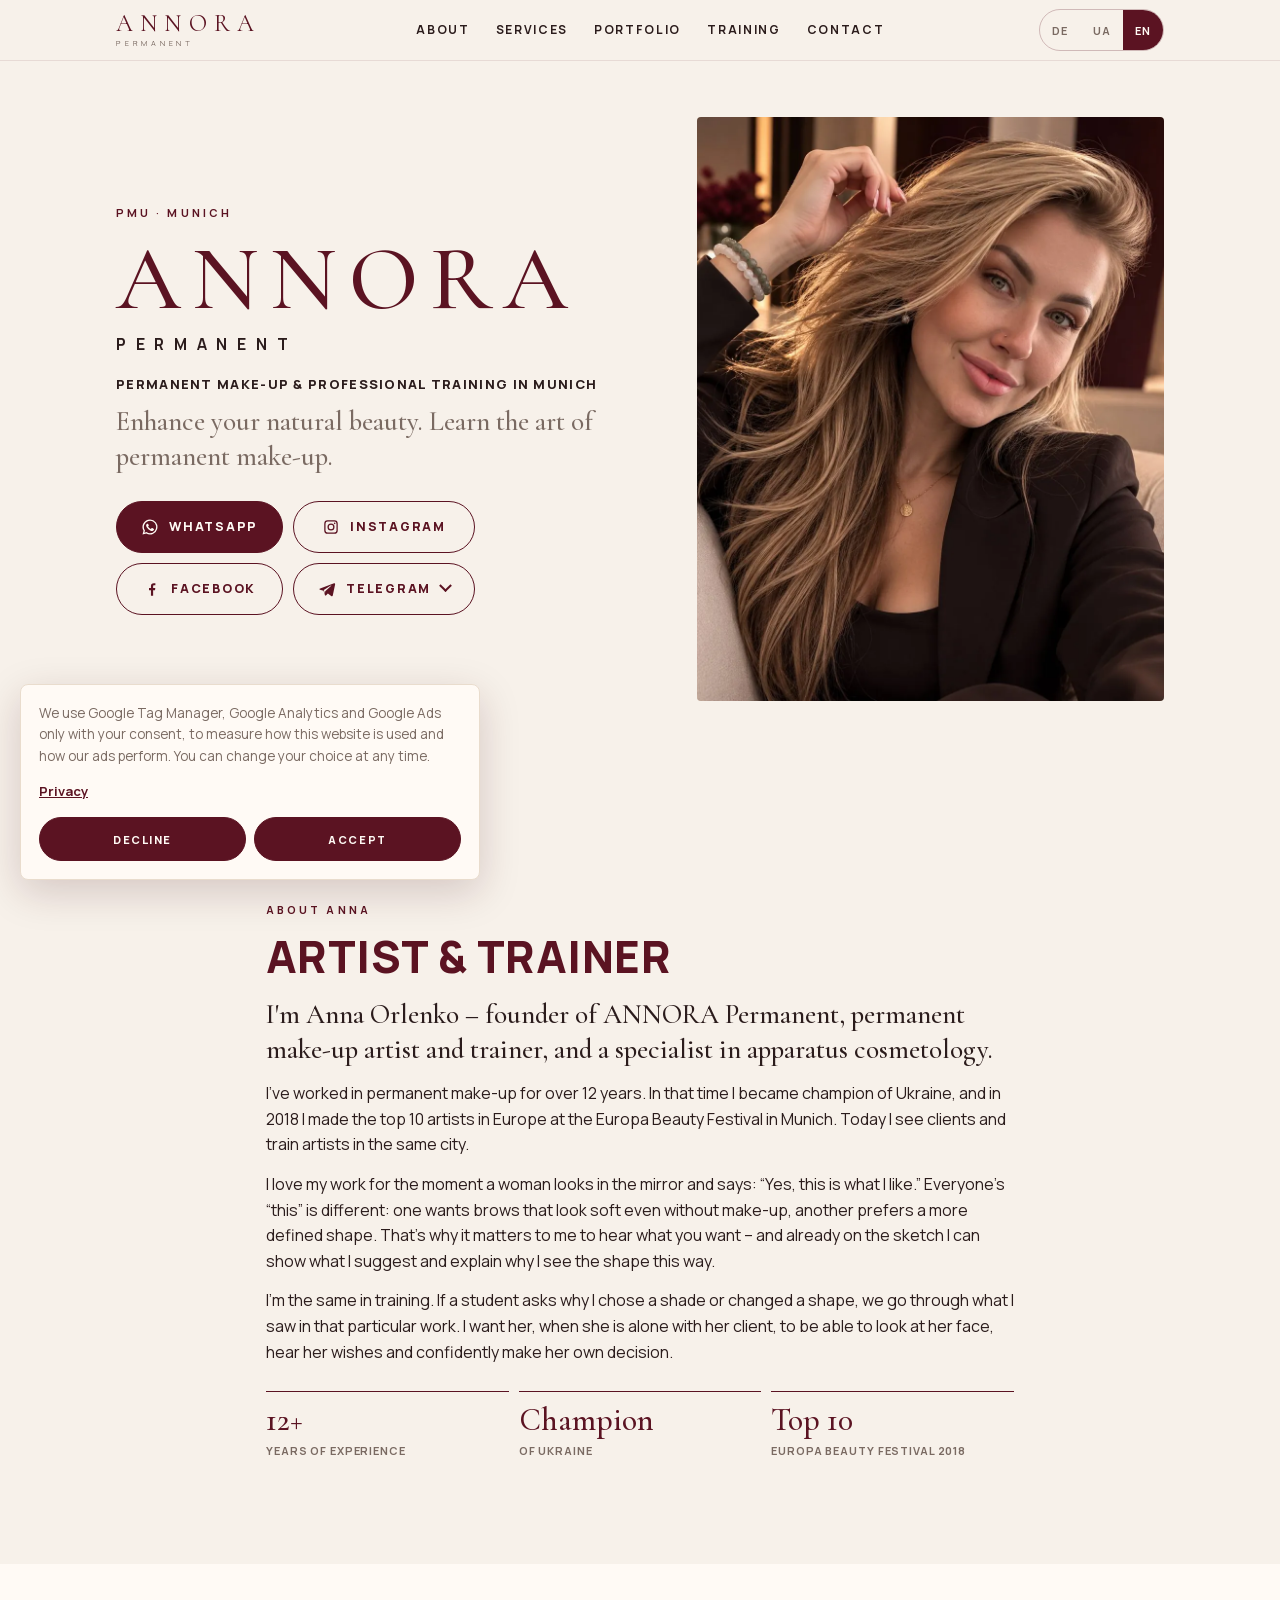
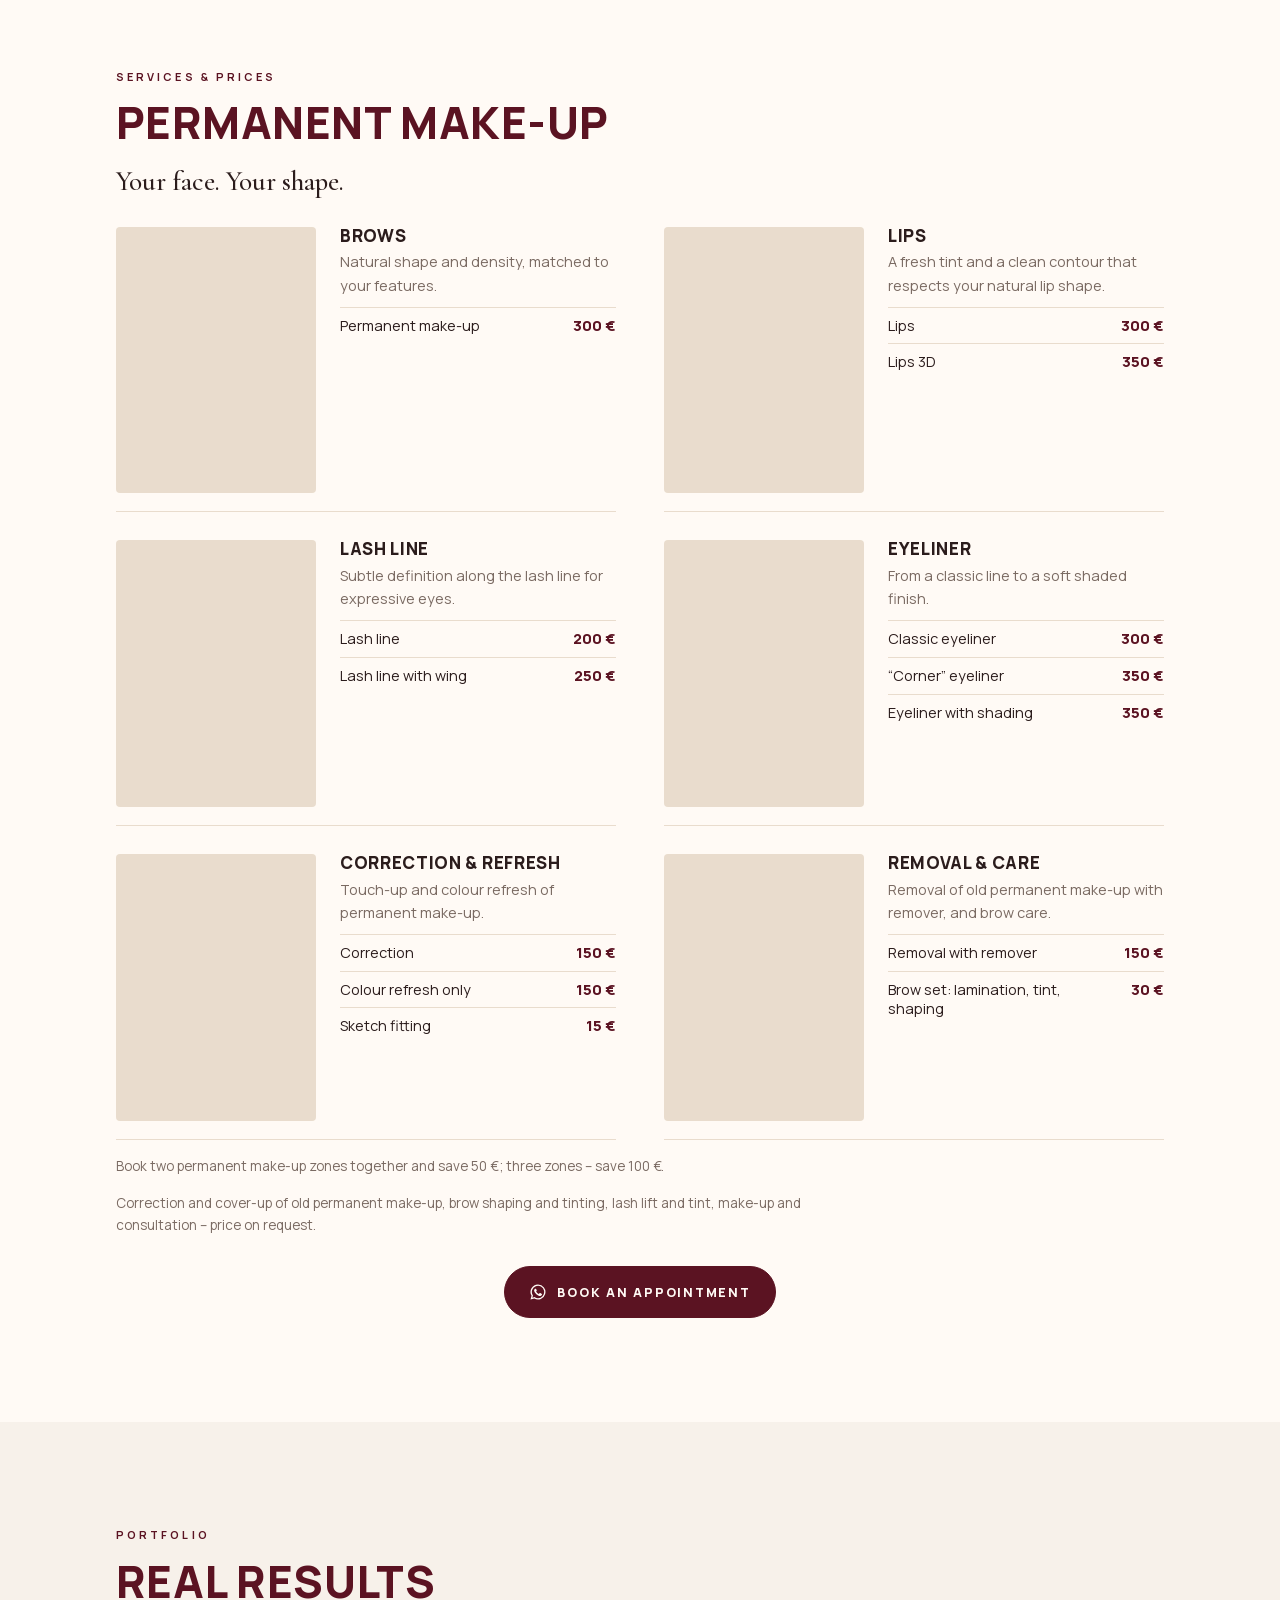
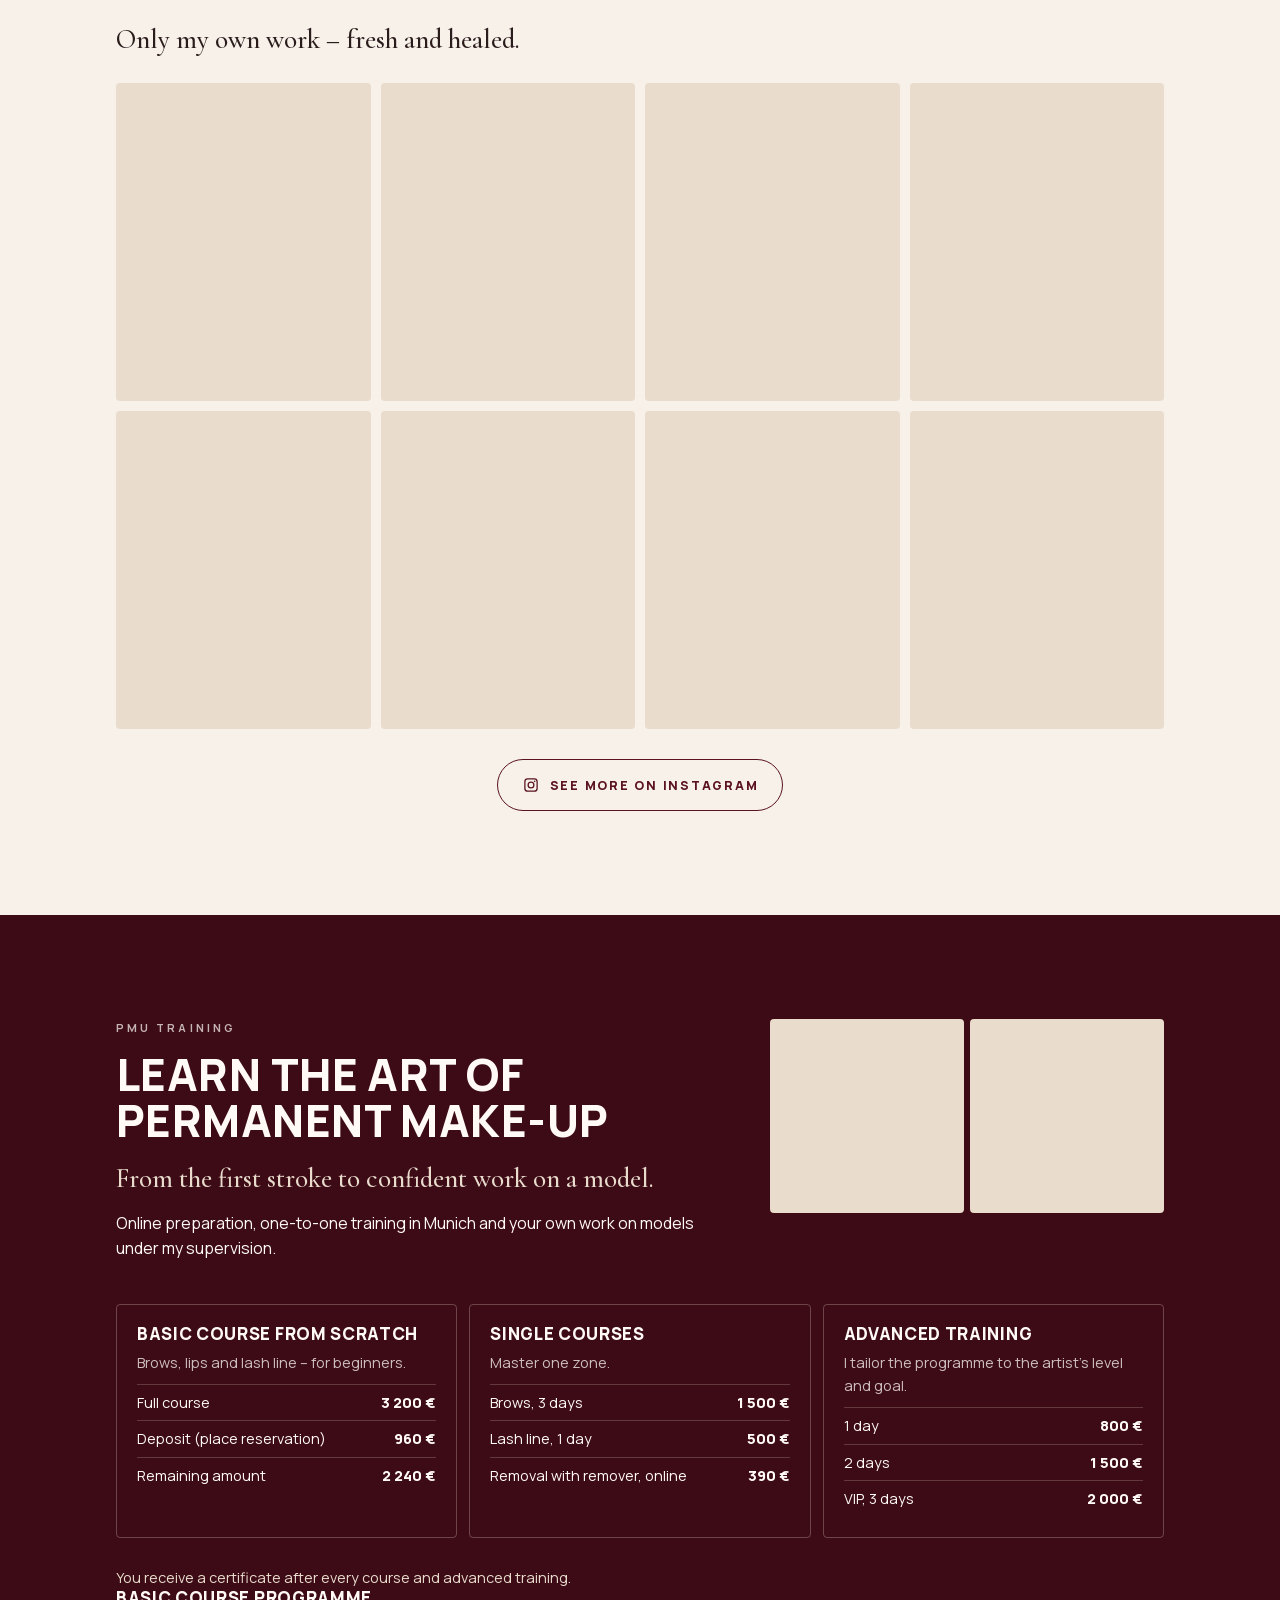
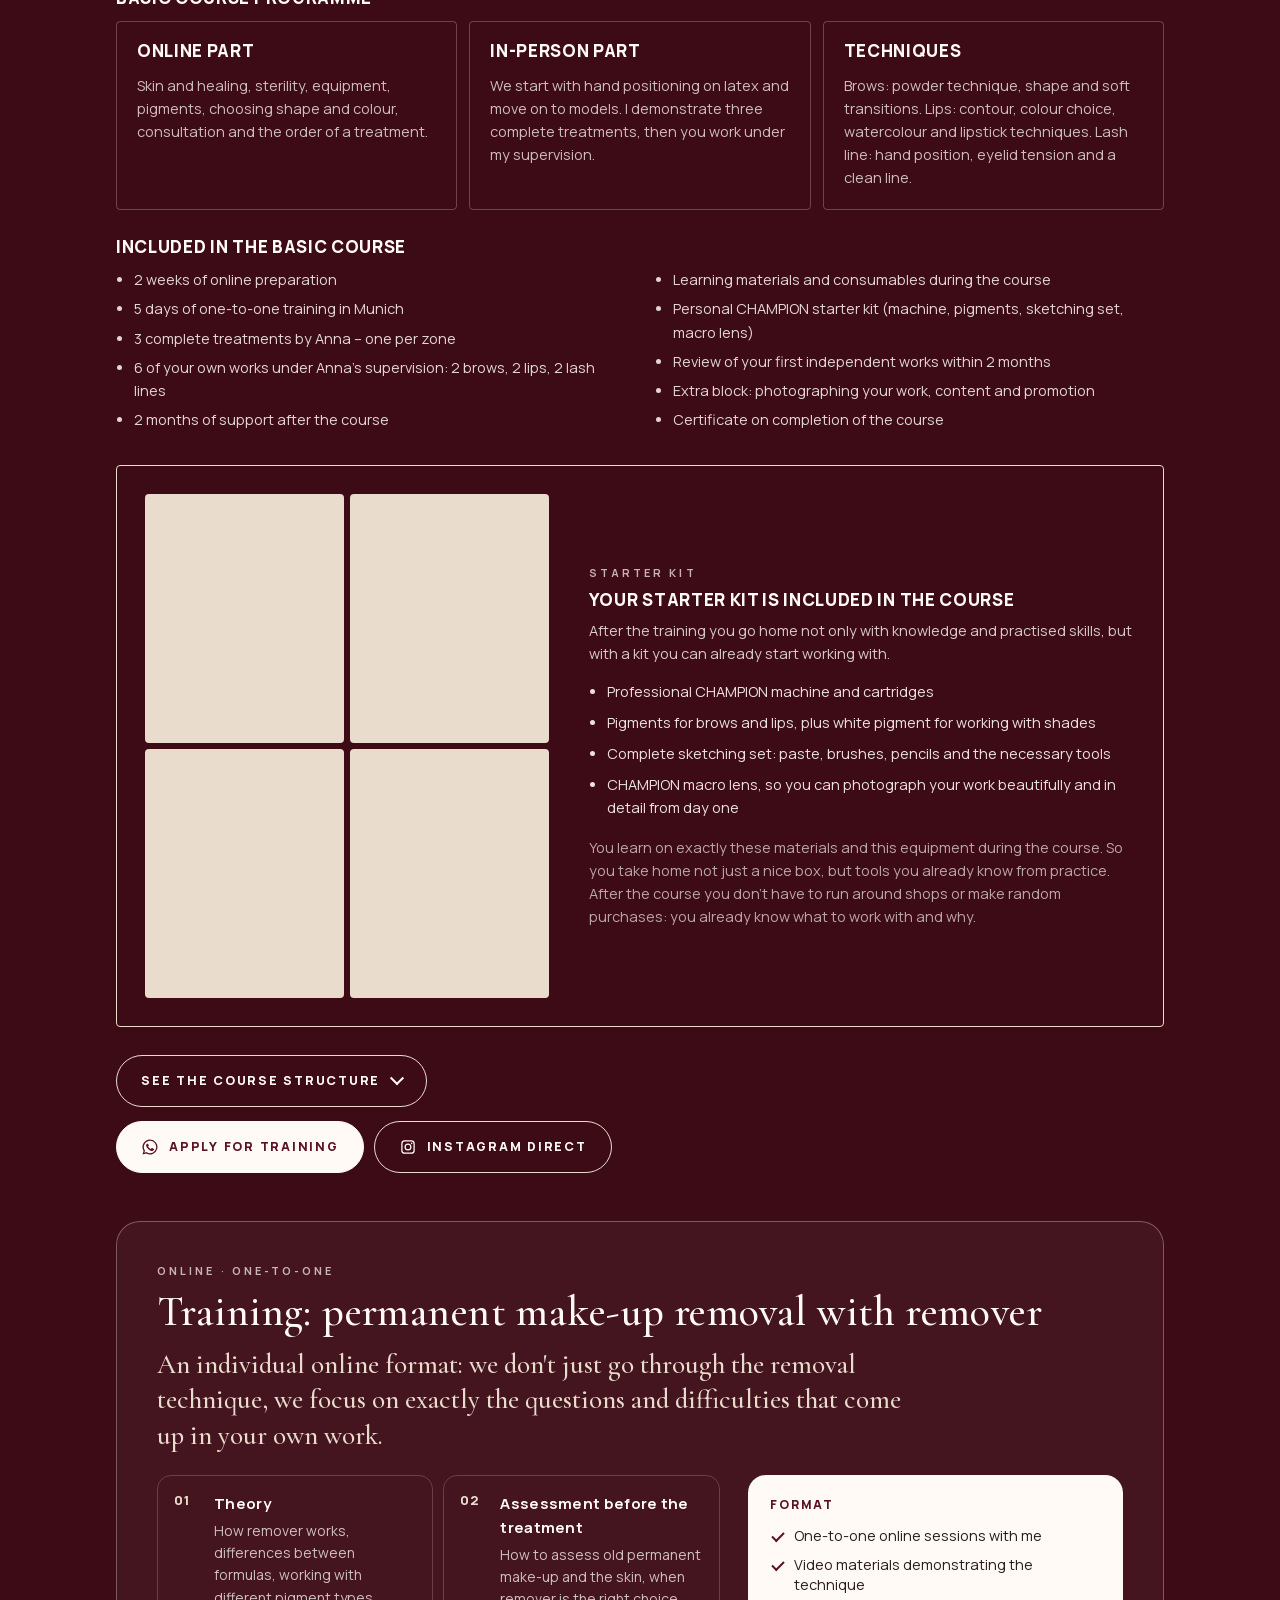
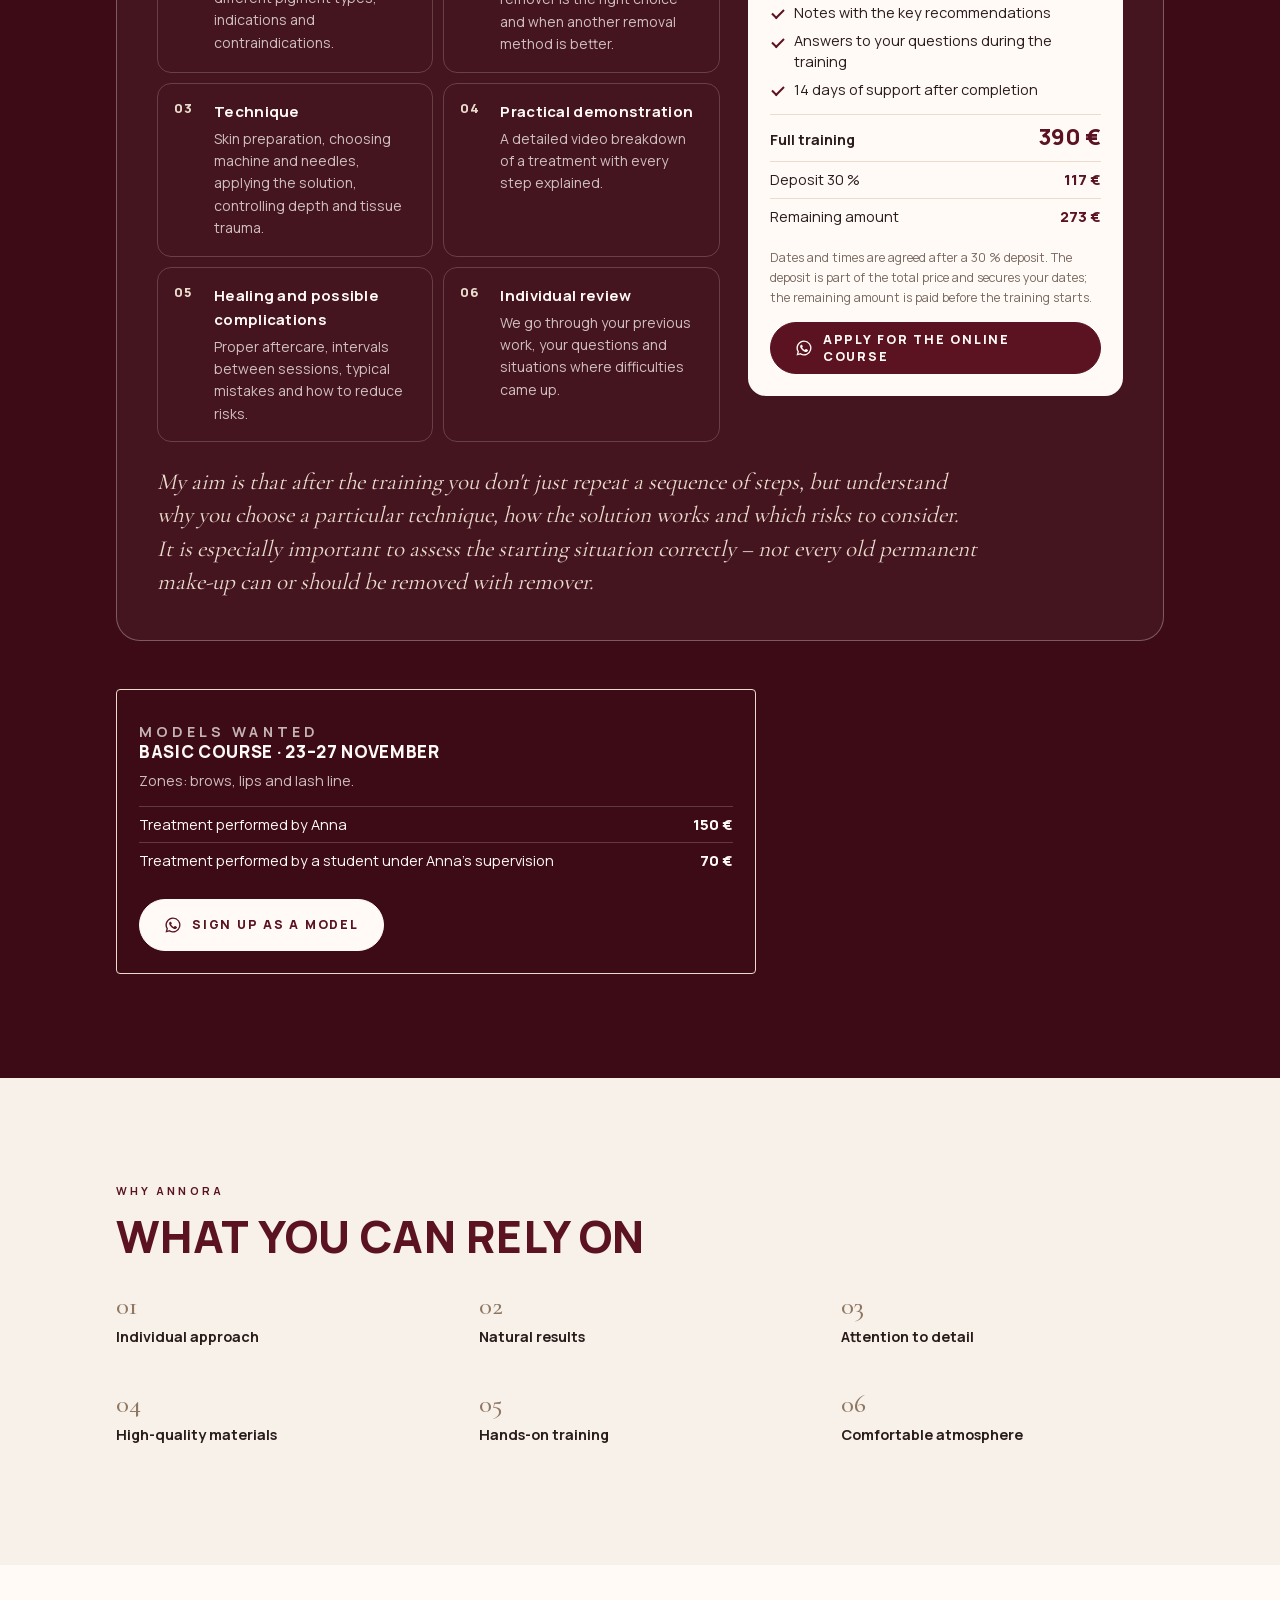
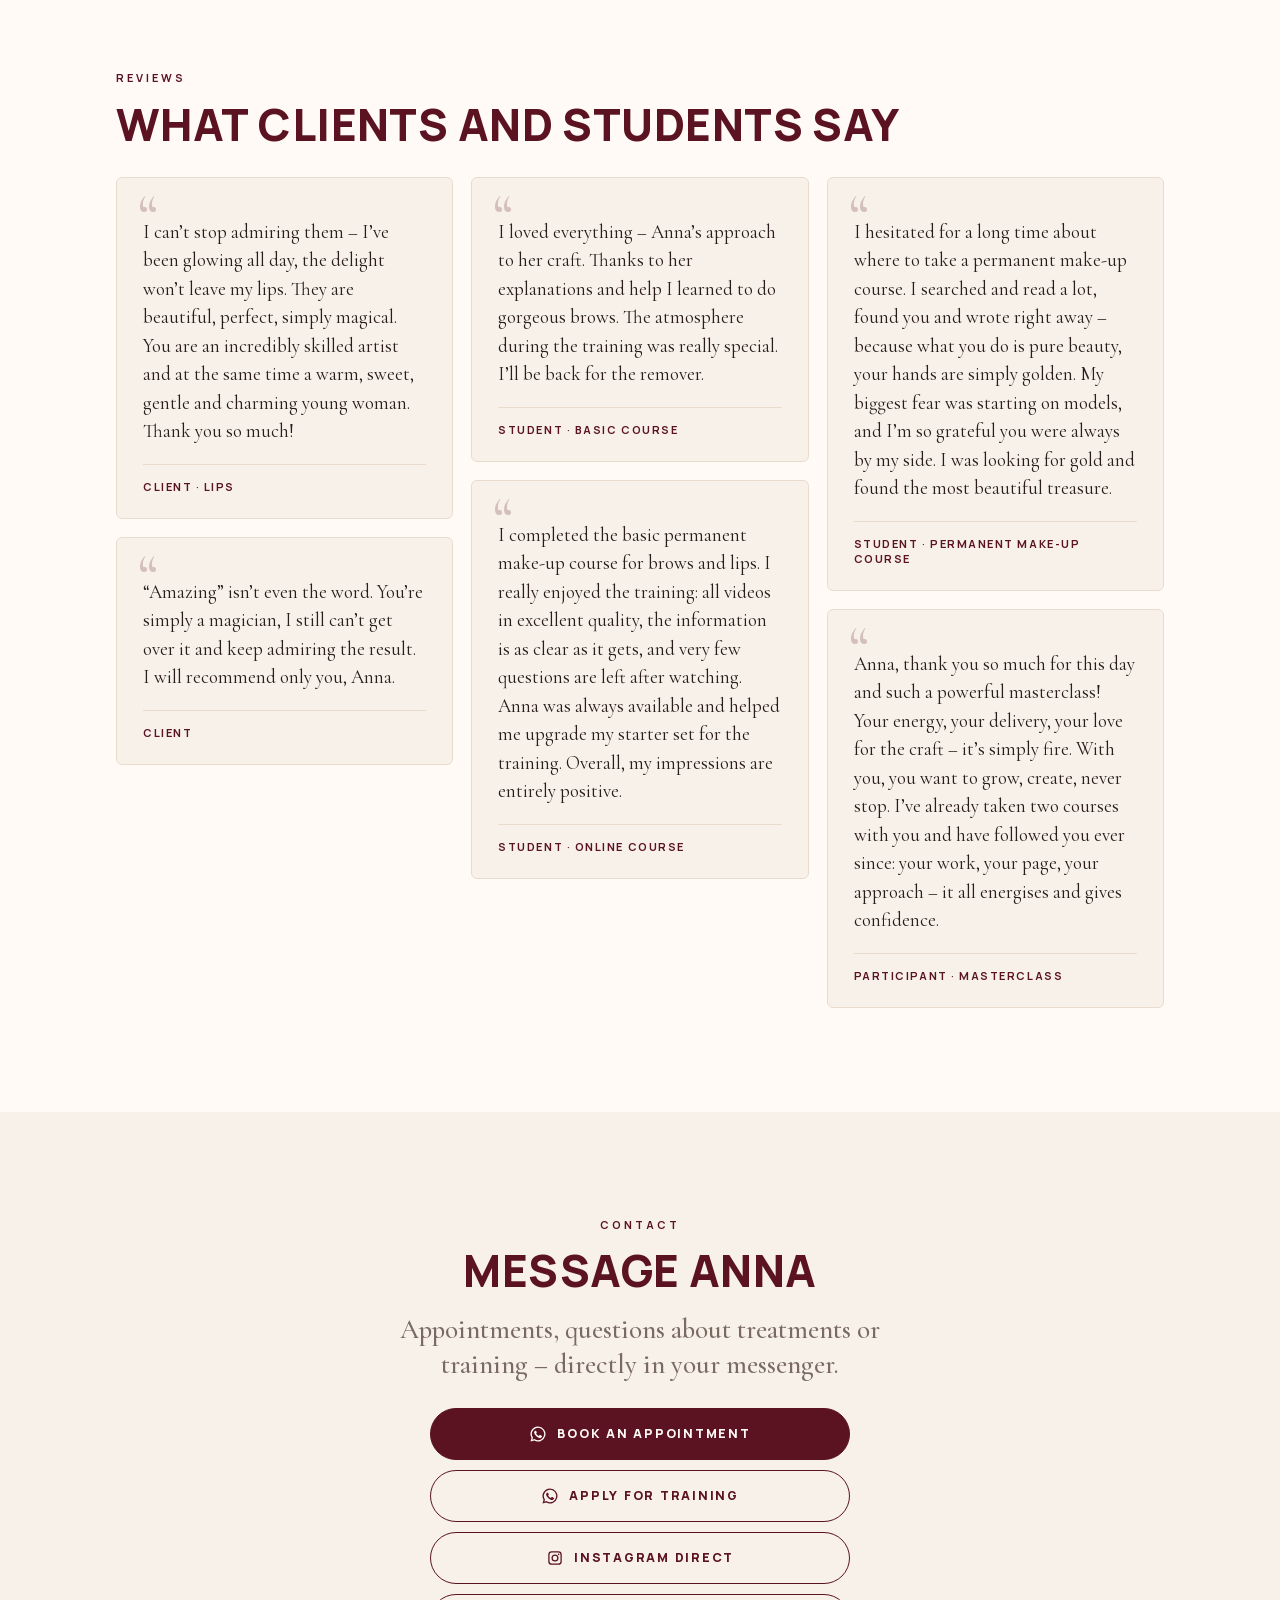
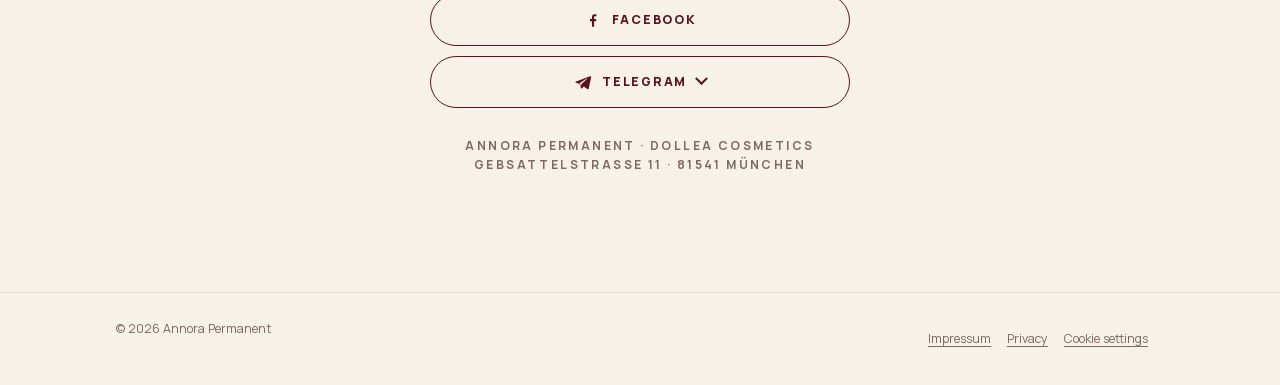
<file: index.html>
<!doctype html>
<html lang="de">
<head>
<meta charset="utf-8">
<meta name="viewport" content="width=device-width, initial-scale=1">
<meta http-equiv="Content-Security-Policy" content="default-src 'none'; script-src 'self' https://www.googletagmanager.com; style-src 'self'; font-src 'self'; img-src 'self' data: https://www.googletagmanager.com https://*.google-analytics.com https://www.google.com https://*.g.doubleclick.net https://www.googleadservices.com; connect-src 'self' https://*.google-analytics.com https://*.analytics.google.com https://*.googletagmanager.com https://*.g.doubleclick.net https://www.google.com https://www.googleadservices.com; base-uri 'self'; form-action 'none'; object-src 'none'">
<meta name="referrer" content="strict-origin-when-cross-origin">
<meta name="theme-color" content="#f7f1ea">
<title>Annora Permanent – Permanent Make-up & PMU Ausbildung in München</title>
<meta name="description" content="Permanent Make-up in München: Augenbrauen, Lippen, Wimpernkranz, Korrektur und Entfernung. PMU Ausbildung für Einsteiger und Profis bei Anna – über 12 Jahre Erfahrung.">
<link rel="preload" href="fonts/manrope-latin-0.woff2" as="font" type="font/woff2" crossorigin>
<link rel="preload" href="fonts/cormorant-garamond-latin-0.woff2" as="font" type="font/woff2" crossorigin>
<link rel="stylesheet" href="styles.css?v=20261118a">
</head>
<body>

<div class="note" data-i18n="note"></div>
<a class="promo-bar" id="promoBar" href="#promo" hidden></a>

<header>
  <div class="wrap bar">
    <a class="logo" href="#top">ANNORA<small>PERMANENT</small></a>
    <nav>
      <a href="#about" data-i18n="nav.about"></a>
      <a href="#services" data-i18n="nav.services"></a>
      <a href="#portfolio" data-i18n="nav.portfolio"></a>
      <a href="#training" data-i18n="nav.training"></a>
      <a href="#contact" data-i18n="nav.contact"></a>
    </nav>
    <div class="lang" role="group" aria-label="Sprache">
      <button type="button" data-lang="de">DE</button><button type="button" data-lang="uk">UA</button><button type="button" data-lang="en">EN</button>
    </div>
  </div>
</header>

<noscript><p class="note"><a href="https://www.instagram.com/annora_permanent/" rel="noopener noreferrer">Annora Permanent auf Instagram</a></p></noscript>
<main id="top">
<section class="hero">
  <div class="wrap hero-grid">
    <div class="ph photo"><img src="img/hero.webp?v=20261115" width="960" height="1200" alt="" data-alt="hero" fetchpriority="high" decoding="async"></div>
    <div>
      <p class="eyebrow" data-i18n="hero.eyebrow"></p>
      <h1>ANNORA<span>PERMANENT</span></h1>
      <p class="sub" data-i18n="hero.sub"></p>
      <p class="lead" data-i18n="hero.lead"></p>
      <div class="btns">
        <a class="btn solid" data-channel="whatsapp" data-intent="appointment"><svg><use href="#i-wa"/></svg>WhatsApp</a>
        <a class="btn" data-channel="instagram" data-intent="appointment"><svg><use href="#i-ig"/></svg>Instagram</a>
        <a class="btn" data-channel="facebook" data-intent="appointment"><svg><use href="#i-fb"/></svg>Facebook</a>
        <details class="tg"><summary class="btn"><svg><use href="#i-tg"/></svg>Telegram</summary><div class="tg-menu"><a data-channel="telegram" data-intent="clients"><span data-i18n="tg.clients"></span></a><a data-channel="telegram" data-intent="artists"><span data-i18n="tg.artists"></span></a><a data-channel="telegram" data-intent="personal"><span data-i18n="tg.personal"></span></a></div></details>
      </div>
    </div>
  </div>
</section>

<section class="about" id="about">
  <div class="wrap about-grid">
    <div>
      <p class="eyebrow" data-i18n="about.eyebrow"></p>
      <h2 data-i18n="about.title"></h2>
      <p class="lead" data-i18n="about.lead"></p>
      <p data-i18n="about.p1"></p>
      <p data-i18n="about.p2"></p>
      <p data-i18n="about.p3"></p>
      <ul class="facts" id="facts"></ul>
    </div>
  </div>
</section>

<section class="services" id="services">
  <div class="wrap">
    <p class="eyebrow" data-i18n="services.eyebrow"></p>
    <h2 data-i18n="services.title"></h2>
    <p class="lead" data-i18n="services.lead"></p>
    <div class="promo" id="promo" hidden>
      <p class="promo-tag" data-i18n="promo.tag"></p>
      <h3 class="promo-title" data-i18n="promo.title"></h3>
      <p class="promo-price"><s id="promoOld"></s> <b id="promoNew"></b></p>
      <p class="promo-text" id="promoText"></p>
      <div class="timer" id="promoTimer" role="timer">
        <div><b data-u="d">00</b><span data-i18n="promo.d"></span></div>
        <div><b data-u="h">00</b><span data-i18n="promo.h"></span></div>
        <div><b data-u="m">00</b><span data-i18n="promo.m"></span></div>
        <div><b data-u="s">00</b><span data-i18n="promo.s"></span></div>
      </div>
      <a class="btn light solid" data-channel="whatsapp" data-intent="promo"><svg><use href="#i-wa"/></svg><span data-i18n="promo.cta"></span></a>
    </div>
    <div class="cards" id="cards"></div>
    <p class="fine" data-i18n="services.combo"></p>
    <p class="fine" data-i18n="services.onreq"></p>
    <div class="center"><a class="btn solid" data-channel="whatsapp" data-intent="appointment"><svg><use href="#i-wa"/></svg><span data-i18n="cta.book"></span></a></div>
  </div>
</section>

<section id="portfolio">
  <div class="wrap">
    <p class="eyebrow" data-i18n="portfolio.eyebrow"></p>
    <h2 data-i18n="portfolio.title"></h2>
    <p class="lead" data-i18n="portfolio.lead"></p>
    <div class="gallery" id="gallery"></div>
    <div class="center"><a class="btn" data-channel="instagram" data-intent="profile"><svg><use href="#i-ig"/></svg><span data-i18n="cta.more"></span></a></div>
  </div>
</section>

<section class="training" id="training">
  <div class="wrap">
    <div class="train-grid">
      <div>
        <p class="eyebrow" data-i18n="training.eyebrow"></p>
        <h2 data-i18n="training.title"></h2>
        <p class="lead" data-i18n="training.lead"></p>
        <p data-i18n="training.p"></p>
      </div>
      <div class="t-photos">
        <div class="ph photo"><img src="img/train.webp?v=20261115" width="800" height="800" alt="" data-alt="train" loading="lazy" decoding="async"></div>
        <div class="ph photo"><img src="img/student.webp?v=20261115" width="800" height="800" alt="" data-alt="student" loading="lazy" decoding="async"></div>
      </div>
    </div>
    <div class="formats" id="formats"></div>
    <p class="cert" data-i18n="training.cert"></p>
    <div class="prog">
      <h3 data-i18n="training.progTitle"></h3>
      <div class="formats" id="prog"></div>
    </div>
    <div class="incl">
      <h3 data-i18n="training.inclTitle"></h3>
      <ul id="incl"></ul>
    </div>
    <div class="kit">
      <div class="kit-ph">
        <div class="ph photo"><img src="img/kit-1.webp?v=20261115" width="720" height="900" alt="" data-alt="kit1" loading="lazy" decoding="async"></div>
        <div class="ph photo"><img src="img/kit-2.webp?v=20261115" width="720" height="900" alt="" data-alt="kit2" loading="lazy" decoding="async"></div>
        <div class="ph photo"><img src="img/kit-3.webp?v=20261115" width="720" height="900" alt="" data-alt="kit3" loading="lazy" decoding="async"></div>
        <div class="ph photo"><img src="img/kit-4.webp?v=20261115" width="720" height="900" alt="" data-alt="kit4" loading="lazy" decoding="async"></div>
      </div>
      <div class="kit-txt">
        <p class="eyebrow" data-i18n="training.kit.eyebrow"></p>
        <h3 data-i18n="training.kit.title"></h3>
        <p data-i18n="training.kit.lead"></p>
        <ul id="kit"></ul>
        <p class="fine" data-i18n="training.kit.note"></p>
      </div>
    </div>
    <details class="struct" id="structure">
      <summary class="btn light"><span data-i18n="training.struct.btn"></span></summary>
      <div class="struct-body" id="struct"></div>
    </details>
    <div class="btns">
      <a class="btn light solid" data-channel="whatsapp" data-intent="training"><svg><use href="#i-wa"/></svg><span data-i18n="cta.apply"></span></a>
      <a class="btn light" data-channel="instagram" data-intent="training"><svg><use href="#i-ig"/></svg>Instagram Direct</a>
    </div>
    <div class="online" id="remover">
      <p class="eyebrow" data-i18n="remover.eyebrow"></p>
      <h3 class="online-title" data-i18n="remover.title"></h3>
      <p class="lead" data-i18n="remover.lead"></p>
      <div class="online-grid">
        <ol class="mods" id="remMods"></ol>
        <aside class="online-side">
          <h4 data-i18n="remover.formatTitle"></h4>
          <ul class="checks" id="remFormat"></ul>
          <div id="remPrice"></div>
          <p class="fine" data-i18n="remover.terms"></p>
          <a class="btn solid" data-channel="whatsapp" data-intent="remover"><svg><use href="#i-wa"/></svg><span data-i18n="remover.cta"></span></a>
        </aside>
      </div>
      <p class="online-goal" data-i18n="remover.goal"></p>
    </div>
    <div class="models">
      <p class="eyebrow" data-i18n="training.modelsEyebrow"></p>
      <h3 data-i18n="training.modelsTitle"></h3>
      <p data-i18n="training.modelsText"></p>
      <div id="models"></div>
      <div class="btns">
        <a class="btn light solid" data-channel="whatsapp" data-intent="model"><svg><use href="#i-wa"/></svg><span data-i18n="training.modelsCta"></span></a>
      </div>
    </div>
  </div>
</section>

<section>
  <div class="wrap">
    <p class="eyebrow" data-i18n="adv.eyebrow"></p>
    <h2 data-i18n="adv.title"></h2>
    <ul class="adv" id="adv"></ul>
  </div>
</section>

<section class="reviews">
  <div class="wrap">
    <p class="eyebrow" data-i18n="rev.eyebrow"></p>
    <h2 data-i18n="rev.title"></h2>
    <div class="rev" id="rev"></div>
  </div>
</section>

<section class="contact" id="contact">
  <div class="wrap">
    <p class="eyebrow" data-i18n="contact.eyebrow"></p>
    <h2 data-i18n="contact.title"></h2>
    <p class="lead" data-i18n="contact.lead"></p>
    <div class="btns">
      <a class="btn solid" data-channel="whatsapp" data-intent="appointment"><svg><use href="#i-wa"/></svg><span data-i18n="cta.book"></span></a>
      <a class="btn" data-channel="whatsapp" data-intent="training"><svg><use href="#i-wa"/></svg><span data-i18n="cta.apply"></span></a>
      <a class="btn" data-channel="instagram" data-intent="appointment"><svg><use href="#i-ig"/></svg>Instagram Direct</a>
      <a class="btn" data-channel="facebook" data-intent="appointment"><svg><use href="#i-fb"/></svg>Facebook</a>
      <details class="tg"><summary class="btn"><svg><use href="#i-tg"/></svg>Telegram</summary><div class="tg-menu"><a data-channel="telegram" data-intent="clients"><span data-i18n="tg.clients"></span></a><a data-channel="telegram" data-intent="artists"><span data-i18n="tg.artists"></span></a><a data-channel="telegram" data-intent="personal"><span data-i18n="tg.personal"></span></a></div></details>
    </div>
    <p class="addr">Annora Permanent · Dollea Cosmetics<br>Gebsattelstraße 11 · 81541 München</p>
  </div>
</section>
</main>

<footer>
  <div class="wrap">
    <span>© <span id="year"></span> Annora Permanent</span>
    <span><a href="impressum.html" data-i18n="foot.imprint"></a><a href="datenschutz.html" data-i18n="foot.privacy"></a><button id="consentOpen" data-i18n="foot.cookies"></button></span>
  </div>
</footer>

<div class="sticky">
  <a class="btn solid" data-channel="whatsapp" data-intent="appointment"><svg><use href="#i-wa"/></svg>WhatsApp</a>
  <a class="btn" data-channel="instagram" data-intent="appointment"><svg><use href="#i-ig"/></svg>Instagram</a>
</div>

<div class="consent" id="consent" role="dialog" aria-live="polite">
  <p data-i18n="consent.text"></p>
  <p><a class="clink" href="datenschutz.html" data-i18n="foot.privacy"></a></p>
  <div class="row">
    <button class="btn solid" id="consentNo" data-i18n="consent.no"></button>
    <button class="btn solid" id="consentYes" data-i18n="consent.yes"></button>
  </div>
</div>

<div class="lightbox" id="lightbox" role="dialog" aria-modal="true" aria-label="Foto">
  <button class="x" aria-label="Close">×</button>
  <div class="ph" id="lightboxImg"></div>
</div>

<svg class="sprite" width="0" height="0" aria-hidden="true">
  <symbol id="i-wa" viewBox="0 0 24 24"><path d="M12 2a10 10 0 0 0-8.6 15.1L2 22l5-1.3A10 10 0 1 0 12 2Zm0 18.2a8.2 8.2 0 0 1-4.2-1.2l-.3-.2-3 .8.8-2.9-.2-.3A8.2 8.2 0 1 1 12 20.2Zm4.5-6.1c-.2-.1-1.5-.7-1.7-.8s-.4-.1-.6.1-.6.8-.8 1-.3.2-.5.1a6.700 6.700 0 0 1-3.300-2.900c-.3-.4.300-.4.700-1.300.1-.2 0-.3 0-.5l-.800-1.800c-.2-.5-.4-.4-.6-.4h-.5a1 1 0 0 0-.7.3 2.900 2.900 0 0 0-.9 2.200 5 5 0 0 0 1.100 2.700 11.500 11.500 0 0 0 4.400 3.900c1.600.7 2.300.8 3.100.6a2.600 2.600 0 0 0 1.700-1.200 2.100 2.100 0 0 0 .2-1.200c-.1-.1-.300-.200-.500-.300Z"/></symbol>
  <symbol id="i-ig" viewBox="0 0 24 24"><path d="M12 7.300a4.700 4.700 0 1 0 0 9.400 4.700 4.700 0 0 0 0-9.400Zm0 7.700a3 3 0 1 1 0-6 3 3 0 0 1 0 6Zm6-7.900a1.100 1.100 0 1 1-2.200 0 1.100 1.100 0 0 1 2.200 0ZM16.500 3h-9A4.500 4.500 0 0 0 3 7.500v9A4.500 4.500 0 0 0 7.500 21h9a4.500 4.500 0 0 0 4.500-4.500v-9A4.500 4.500 0 0 0 16.500 3Zm2.800 13.500a2.800 2.800 0 0 1-2.800 2.800h-9a2.800 2.800 0 0 1-2.800-2.800v-9a2.800 2.800 0 0 1 2.800-2.800h9a2.800 2.800 0 0 1 2.800 2.800v9Z"/></symbol>
  <symbol id="i-tg" viewBox="0 0 24 24"><path d="M21.4 4.2 2.9 11.4c-1.3.5-1.2 1.2-.2 1.5l4.7 1.5 1.8 5.5c.2.6.1.8.7.8.5 0 .7-.2 1-.5l2.3-2.2 4.8 3.5c.9.5 1.5.2 1.7-.8l3.1-14.6c.3-1.3-.5-1.9-1.4-1.9ZM17.7 7.6l-8.1 7.3-.3 3.3-1.6-4.9 9.4-5.9c.5-.3.9 0 .6.2Z"/></symbol>
  <symbol id="i-fb" viewBox="0 0 24 24"><path d="M13.500 21v-7.500h2.500l.4-3h-2.900V8.600c0-.9.300-1.500 1.500-1.500h1.500V4.400A21 21 0 0 0 14.300 4.300c-2.200 0-3.700 1.300-3.700 3.800v2.400H8v3h2.600V21h2.900Z"/></symbol>
</svg>

<script src="app.js?v=20261118a" defer></script>
</body>
</html>
</file>
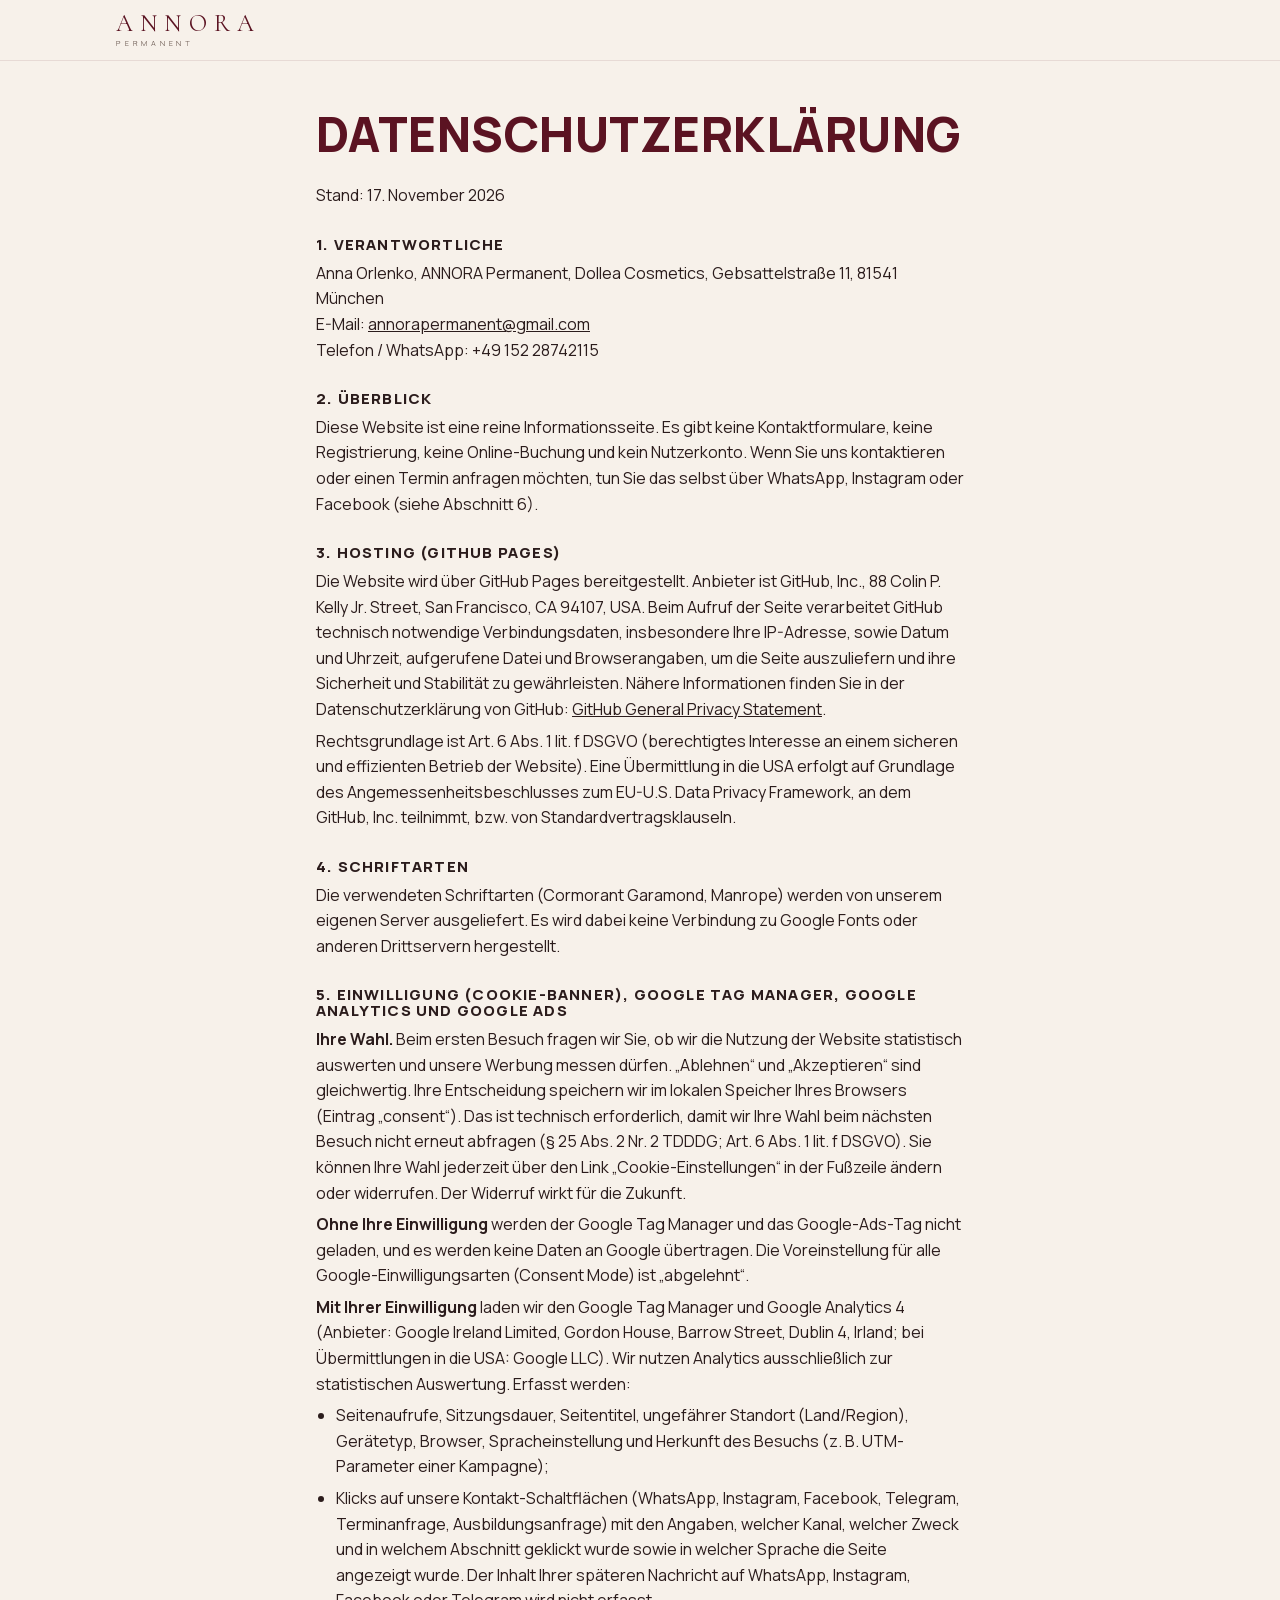
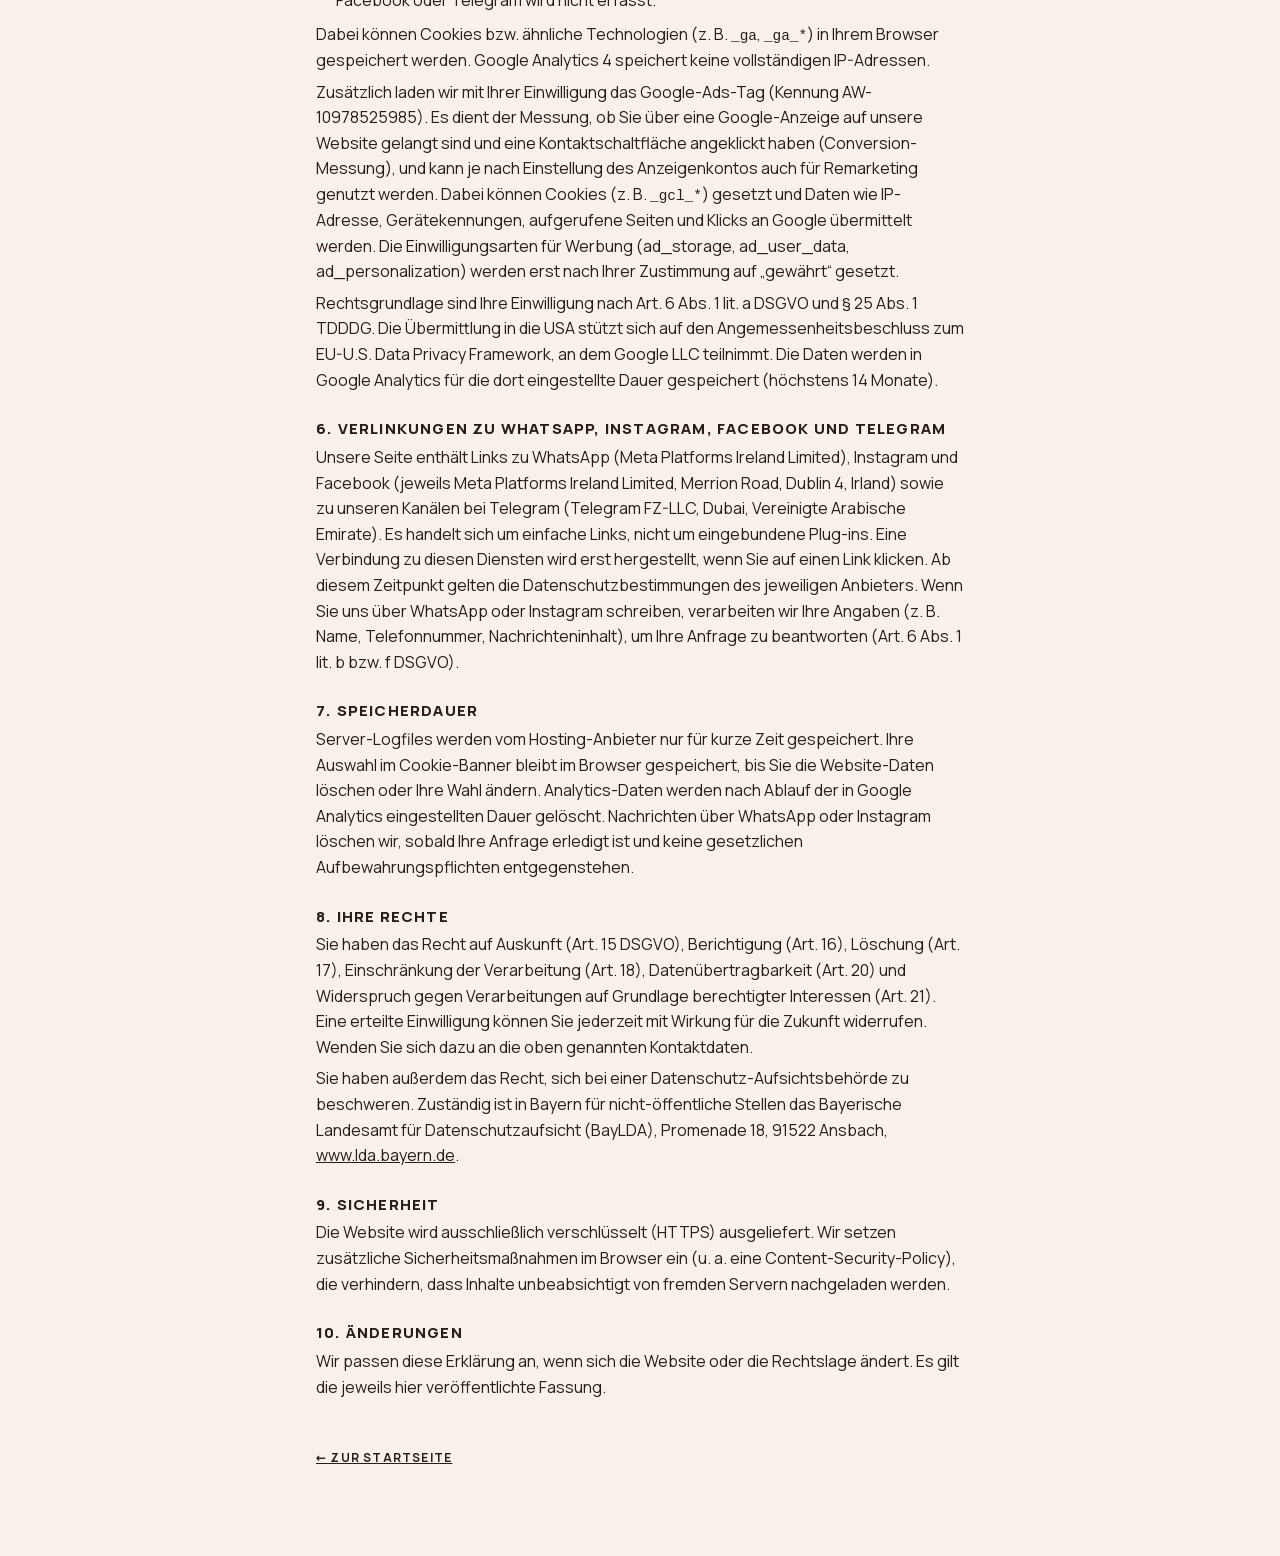
<file: datenschutz.html>
<!doctype html>
<html lang="de">
<head>
<meta charset="utf-8">
<meta name="viewport" content="width=device-width, initial-scale=1">
<meta http-equiv="Content-Security-Policy" content="default-src 'none'; script-src 'self' https://www.googletagmanager.com; style-src 'self'; font-src 'self'; img-src 'self' data: https://www.googletagmanager.com https://*.google-analytics.com https://www.google.com https://*.g.doubleclick.net https://www.googleadservices.com; connect-src 'self' https://*.google-analytics.com https://*.analytics.google.com https://*.googletagmanager.com https://*.g.doubleclick.net https://www.google.com https://www.googleadservices.com; base-uri 'self'; form-action 'none'; object-src 'none'">
<meta name="referrer" content="strict-origin-when-cross-origin">
<meta name="robots" content="noindex, follow">
<meta name="theme-color" content="#f7f1ea">
<title>Datenschutzerklärung – Annora Permanent</title>
<link rel="stylesheet" href="styles.css">
</head>
<body class="plain">
<header>
  <div class="wrap bar">
    <a class="logo" href="./">ANNORA<small>PERMANENT</small></a>
  </div>
</header>
<main class="wrap legal">
  <h1>Datenschutzerklärung</h1>
  <p>Stand: 17. November 2026</p>

  <h2>1. Verantwortliche</h2>
  <p>Anna Orlenko, ANNORA Permanent, Dollea Cosmetics, Gebsattelstraße 11, 81541 München<br>
  E-Mail: <a href="mailto:annorapermanent@gmail.com">annorapermanent@gmail.com</a><br>
  Telefon / WhatsApp: +49 152 28742115</p>

  <h2>2. Überblick</h2>
  <p>Diese Website ist eine reine Informationsseite. Es gibt keine Kontaktformulare, keine Registrierung, keine Online-Buchung und kein Nutzerkonto. Wenn Sie uns kontaktieren oder einen Termin anfragen möchten, tun Sie das selbst über WhatsApp, Instagram oder Facebook (siehe Abschnitt 6).</p>

  <h2>3. Hosting (GitHub Pages)</h2>
  <p>Die Website wird über GitHub Pages bereitgestellt. Anbieter ist GitHub, Inc., 88 Colin P. Kelly Jr. Street, San Francisco, CA 94107, USA. Beim Aufruf der Seite verarbeitet GitHub technisch notwendige Verbindungsdaten, insbesondere Ihre IP-Adresse, sowie Datum und Uhrzeit, aufgerufene Datei und Browserangaben, um die Seite auszuliefern und ihre Sicherheit und Stabilität zu gewährleisten. Nähere Informationen finden Sie in der Datenschutzerklärung von GitHub: <a href="https://docs.github.com/de/site-policy/privacy-policies/github-general-privacy-statement" target="_blank" rel="noopener noreferrer">GitHub General Privacy Statement</a>.</p>
  <p>Rechtsgrundlage ist Art. 6 Abs. 1 lit. f DSGVO (berechtigtes Interesse an einem sicheren und effizienten Betrieb der Website). Eine Übermittlung in die USA erfolgt auf Grundlage des Angemessenheitsbeschlusses zum EU-U.S. Data Privacy Framework, an dem GitHub, Inc. teilnimmt, bzw. von Standardvertragsklauseln.</p>

  <h2>4. Schriftarten</h2>
  <p>Die verwendeten Schriftarten (Cormorant Garamond, Manrope) werden von unserem eigenen Server ausgeliefert. Es wird dabei keine Verbindung zu Google Fonts oder anderen Drittservern hergestellt.</p>

  <h2>5. Einwilligung (Cookie-Banner), Google Tag Manager, Google Analytics und Google Ads</h2>
  <p><strong>Ihre Wahl.</strong> Beim ersten Besuch fragen wir Sie, ob wir die Nutzung der Website statistisch auswerten und unsere Werbung messen dürfen. „Ablehnen“ und „Akzeptieren“ sind gleichwertig. Ihre Entscheidung speichern wir im lokalen Speicher Ihres Browsers (Eintrag „consent“). Das ist technisch erforderlich, damit wir Ihre Wahl beim nächsten Besuch nicht erneut abfragen (§ 25 Abs. 2 Nr. 2 TDDDG; Art. 6 Abs. 1 lit. f DSGVO). Sie können Ihre Wahl jederzeit über den Link „Cookie-Einstellungen“ in der Fußzeile ändern oder widerrufen. Der Widerruf wirkt für die Zukunft.</p>
  <p><strong>Ohne Ihre Einwilligung</strong> werden der Google Tag Manager und das Google-Ads-Tag nicht geladen, und es werden keine Daten an Google übertragen. Die Voreinstellung für alle Google-Einwilligungsarten (Consent Mode) ist „abgelehnt“.</p>
  <p><strong>Mit Ihrer Einwilligung</strong> laden wir den Google Tag Manager und Google Analytics 4 (Anbieter: Google Ireland Limited, Gordon House, Barrow Street, Dublin 4, Irland; bei Übermittlungen in die USA: Google LLC). Wir nutzen Analytics ausschließlich zur statistischen Auswertung. Erfasst werden:</p>
  <ul>
    <li>Seitenaufrufe, Sitzungsdauer, Seitentitel, ungefährer Standort (Land/Region), Gerätetyp, Browser, Spracheinstellung und Herkunft des Besuchs (z. B. UTM-Parameter einer Kampagne);</li>
    <li>Klicks auf unsere Kontakt-Schaltflächen (WhatsApp, Instagram, Facebook, Telegram, Terminanfrage, Ausbildungsanfrage) mit den Angaben, welcher Kanal, welcher Zweck und in welchem Abschnitt geklickt wurde sowie in welcher Sprache die Seite angezeigt wurde. Der Inhalt Ihrer späteren Nachricht auf WhatsApp, Instagram, Facebook oder Telegram wird nicht erfasst.</li>
  </ul>
  <p>Dabei können Cookies bzw. ähnliche Technologien (z. B. <code>_ga</code>, <code>_ga_*</code>) in Ihrem Browser gespeichert werden. Google Analytics 4 speichert keine vollständigen IP-Adressen. </p>
  <p>Zusätzlich laden wir mit Ihrer Einwilligung das Google-Ads-Tag (Kennung AW-10978525985). Es dient der Messung, ob Sie über eine Google-Anzeige auf unsere Website gelangt sind und eine Kontaktschaltfläche angeklickt haben (Conversion-Messung), und kann je nach Einstellung des Anzeigenkontos auch für Remarketing genutzt werden. Dabei können Cookies (z. B. <code>_gcl_*</code>) gesetzt und Daten wie IP-Adresse, Gerätekennungen, aufgerufene Seiten und Klicks an Google übermittelt werden. Die Einwilligungsarten für Werbung (ad_storage, ad_user_data, ad_personalization) werden erst nach Ihrer Zustimmung auf „gewährt“ gesetzt.</p>
  <p>Rechtsgrundlage sind Ihre Einwilligung nach Art. 6 Abs. 1 lit. a DSGVO und § 25 Abs. 1 TDDDG. Die Übermittlung in die USA stützt sich auf den Angemessenheitsbeschluss zum EU-U.S. Data Privacy Framework, an dem Google LLC teilnimmt. Die Daten werden in Google Analytics für die dort eingestellte Dauer gespeichert (höchstens 14 Monate).</p>

  <h2>6. Verlinkungen zu WhatsApp, Instagram, Facebook und Telegram</h2>
  <p>Unsere Seite enthält Links zu WhatsApp (Meta Platforms Ireland Limited), Instagram und Facebook (jeweils Meta Platforms Ireland Limited, Merrion Road, Dublin 4, Irland) sowie zu unseren Kanälen bei Telegram (Telegram FZ-LLC, Dubai, Vereinigte Arabische Emirate). Es handelt sich um einfache Links, nicht um eingebundene Plug-ins. Eine Verbindung zu diesen Diensten wird erst hergestellt, wenn Sie auf einen Link klicken. Ab diesem Zeitpunkt gelten die Datenschutzbestimmungen des jeweiligen Anbieters. Wenn Sie uns über WhatsApp oder Instagram schreiben, verarbeiten wir Ihre Angaben (z. B. Name, Telefonnummer, Nachrichteninhalt), um Ihre Anfrage zu beantworten (Art. 6 Abs. 1 lit. b bzw. f DSGVO).</p>

  <h2>7. Speicherdauer</h2>
  <p>Server-Logfiles werden vom Hosting-Anbieter nur für kurze Zeit gespeichert. Ihre Auswahl im Cookie-Banner bleibt im Browser gespeichert, bis Sie die Website-Daten löschen oder Ihre Wahl ändern. Analytics-Daten werden nach Ablauf der in Google Analytics eingestellten Dauer gelöscht. Nachrichten über WhatsApp oder Instagram löschen wir, sobald Ihre Anfrage erledigt ist und keine gesetzlichen Aufbewahrungspflichten entgegenstehen.</p>

  <h2>8. Ihre Rechte</h2>
  <p>Sie haben das Recht auf Auskunft (Art. 15 DSGVO), Berichtigung (Art. 16), Löschung (Art. 17), Einschränkung der Verarbeitung (Art. 18), Datenübertragbarkeit (Art. 20) und Widerspruch gegen Verarbeitungen auf Grundlage berechtigter Interessen (Art. 21). Eine erteilte Einwilligung können Sie jederzeit mit Wirkung für die Zukunft widerrufen. Wenden Sie sich dazu an die oben genannten Kontaktdaten.</p>
  <p>Sie haben außerdem das Recht, sich bei einer Datenschutz-Aufsichtsbehörde zu beschweren. Zuständig ist in Bayern für nicht-öffentliche Stellen das Bayerische Landesamt für Datenschutzaufsicht (BayLDA), Promenade 18, 91522 Ansbach, <a href="https://www.lda.bayern.de" target="_blank" rel="noopener noreferrer">www.lda.bayern.de</a>.</p>

  <h2>9. Sicherheit</h2>
  <p>Die Website wird ausschließlich verschlüsselt (HTTPS) ausgeliefert. Wir setzen zusätzliche Sicherheitsmaßnahmen im Browser ein (u. a. eine Content-Security-Policy), die verhindern, dass Inhalte unbeabsichtigt von fremden Servern nachgeladen werden.</p>

  <h2>10. Änderungen</h2>
  <p>Wir passen diese Erklärung an, wenn sich die Website oder die Rechtslage ändert. Es gilt die jeweils hier veröffentlichte Fassung.</p>

  <a class="back" href="./">← Zur Startseite</a>
</main>
</body>
</html>
</file>
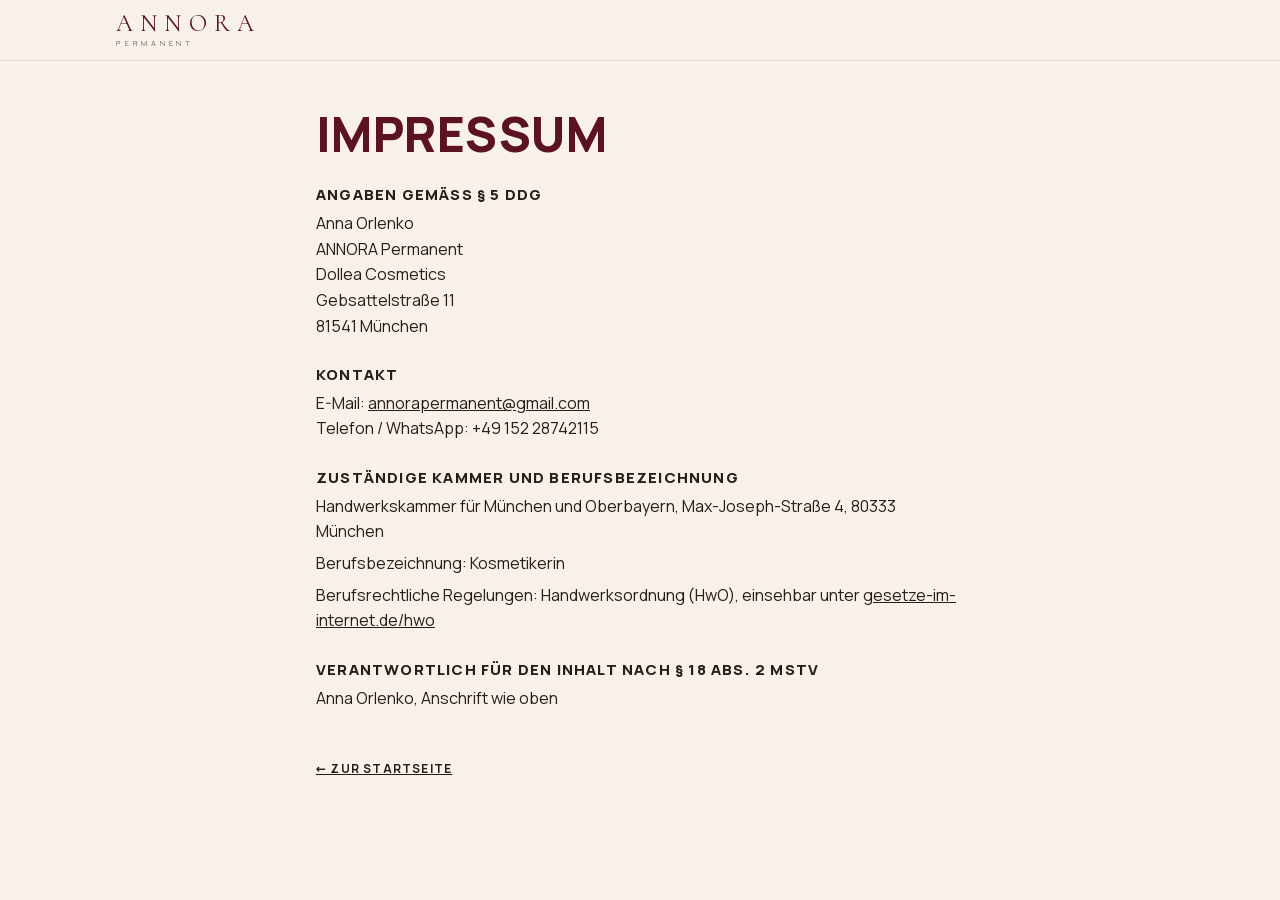
<file: impressum.html>
<!doctype html>
<html lang="de">
<head>
<meta charset="utf-8">
<meta name="viewport" content="width=device-width, initial-scale=1">
<meta http-equiv="Content-Security-Policy" content="default-src 'none'; script-src 'self' https://www.googletagmanager.com; style-src 'self'; font-src 'self'; img-src 'self' data: https://www.googletagmanager.com https://*.google-analytics.com https://www.google.com https://*.g.doubleclick.net https://www.googleadservices.com; connect-src 'self' https://*.google-analytics.com https://*.analytics.google.com https://*.googletagmanager.com https://*.g.doubleclick.net https://www.google.com https://www.googleadservices.com; base-uri 'self'; form-action 'none'; object-src 'none'">
<meta name="referrer" content="strict-origin-when-cross-origin">
<meta name="robots" content="noindex, follow">
<meta name="theme-color" content="#f7f1ea">
<title>Impressum – Annora Permanent</title>
<link rel="stylesheet" href="styles.css">
</head>
<body class="plain">
<header>
  <div class="wrap bar">
    <a class="logo" href="./">ANNORA<small>PERMANENT</small></a>
  </div>
</header>
<main class="wrap legal">
  <h1>Impressum</h1>

  <h2>Angaben gemäß § 5 DDG</h2>
  <p>Anna Orlenko<br>ANNORA Permanent<br>Dollea Cosmetics<br>Gebsattelstraße 11<br>81541 München</p>

  <h2>Kontakt</h2>
  <p>E-Mail: <a href="mailto:annorapermanent@gmail.com">annorapermanent@gmail.com</a><br>
  Telefon / WhatsApp: +49 152 28742115</p>

  <h2>Zuständige Kammer und Berufsbezeichnung</h2>
  <p>Handwerkskammer für München und Oberbayern, Max-Joseph-Straße 4, 80333 München</p>
  <p>Berufsbezeichnung: Kosmetikerin</p>
  <p>Berufsrechtliche Regelungen: Handwerksordnung (HwO), einsehbar unter <a href="https://www.gesetze-im-internet.de/hwo/" target="_blank" rel="noopener noreferrer">gesetze-im-internet.de/hwo</a></p>

  <h2>Verantwortlich für den Inhalt nach § 18 Abs. 2 MStV</h2>
  <p>Anna Orlenko, Anschrift wie oben</p>

  <a class="back" href="./">← Zur Startseite</a>
</main>
</body>
</html>
</file>
<file: styles.css>
/* Шрифты лежат локально (SIL Open Font License) — запросов к Google нет */
@font-face{font-family:'Cormorant Garamond';font-style:normal;font-weight:400 500;font-display:swap;src:url(fonts/cormorant-garamond-cyrillic-0.woff2) format('woff2');unicode-range:U+0301, U+0400-045F, U+0490-0491, U+04B0-04B1, U+2116}
@font-face{font-family:'Cormorant Garamond';font-style:normal;font-weight:400 500;font-display:swap;src:url(fonts/cormorant-garamond-latin-0.woff2) format('woff2');unicode-range:U+0000-00FF, U+0131, U+0152-0153, U+02BB-02BC, U+02C6, U+02DA, U+02DC, U+0304, U+0308, U+0329, U+2000-206F, U+20AC, U+2122, U+2191, U+2193, U+2212, U+2215, U+FEFF, U+FFFD}
@font-face{font-family:'Manrope';font-style:normal;font-weight:400 800;font-display:swap;src:url(fonts/manrope-cyrillic-0.woff2) format('woff2');unicode-range:U+0301, U+0400-045F, U+0490-0491, U+04B0-04B1, U+2116}
@font-face{font-family:'Manrope';font-style:normal;font-weight:400 800;font-display:swap;src:url(fonts/manrope-latin-0.woff2) format('woff2');unicode-range:U+0000-00FF, U+0131, U+0152-0153, U+02BB-02BC, U+02C6, U+02DA, U+02DC, U+0304, U+0308, U+0329, U+2000-206F, U+20AC, U+2122, U+2191, U+2193, U+2212, U+2215, U+FEFF, U+FFFD}
:root{
  --cream:#f7f1ea; --paper:#fffaf5; --sand:#e9dccd; --taupe:#b9a48f;
  --wine:#5b1322; --wine-deep:#3d0b16; --ink:#2b1c1c; --muted:#7a6a62;
  --serif:"Cormorant Garamond",Georgia,serif; --sans:"Manrope",system-ui,-apple-system,"Segoe UI",sans-serif;
  --pad:20px; --max:1120px;
}
*{box-sizing:border-box}
html{scroll-behavior:smooth;-webkit-text-size-adjust:100%}
section[id]{scroll-margin-top:68px}
body.lock{overflow:hidden}
.sprite{position:absolute;width:0;height:0}
a:focus-visible,button:focus-visible{outline:2px solid var(--wine);outline-offset:3px}
.training a:focus-visible,.lightbox button:focus-visible{outline-color:var(--sand)}
@media(prefers-reduced-motion:reduce){html{scroll-behavior:auto}.btn{transition:none}}
body{margin:0;background:var(--cream);color:var(--ink);font-family:var(--sans);font-size:16px;line-height:1.6;padding-bottom:72px}
img{max-width:100%;display:block}
a{color:inherit}
.wrap{max-width:var(--max);margin:0 auto;padding:0 var(--pad)}
section{padding:64px 0}
.eyebrow{font-size:11px;letter-spacing:.28em;text-transform:uppercase;color:var(--wine);font-weight:700;margin:0 0 14px}
h1,h2,h3{margin:0;font-weight:800;line-height:1.05;text-transform:uppercase;letter-spacing:.01em}
h2{font-size:clamp(28px,6vw,44px);color:var(--wine);margin-bottom:18px}
h3{font-size:17px;letter-spacing:.04em}
p{margin:0 0 14px}
.lead{font-family:var(--serif);font-size:clamp(21px,3.4vw,27px);line-height:1.3;font-weight:500}

/* header */
header{position:sticky;top:0;z-index:30;background:rgba(247,241,234,.97);border-bottom:1px solid rgba(91,19,34,.1)}
.bar{display:flex;align-items:center;justify-content:space-between;height:60px;gap:12px}
.logo{font-family:var(--serif);font-size:24px;letter-spacing:.3em;text-decoration:none;color:var(--wine);line-height:1}
.logo small{display:block;font-family:var(--sans);font-size:7.5px;letter-spacing:.5em;margin-top:4px;color:var(--muted)}
nav{display:none;gap:26px;font-size:12px;letter-spacing:.14em;text-transform:uppercase;font-weight:700}
nav a{text-decoration:none;padding:12px 0;white-space:nowrap}
nav a:hover{color:var(--wine)}
.lang{display:flex;border:1px solid rgba(91,19,34,.25);border-radius:99px;overflow:hidden}
.lang button{border:0;background:none;font:700 11px var(--sans);letter-spacing:.1em;min-height:40px;padding:0 12px;color:var(--muted);cursor:pointer}
.lang button[aria-pressed=true]{background:var(--wine);color:var(--paper)}

/* buttons */
.btn{display:inline-flex;align-items:center;justify-content:center;gap:10px;min-height:52px;padding:0 24px;border-radius:99px;font:800 12.5px var(--sans);letter-spacing:.14em;text-transform:uppercase;text-decoration:none;border:1.5px solid var(--wine);color:var(--wine);background:transparent;transition:background-color .2s,color .2s,border-color .2s;cursor:pointer}
.btn svg{width:18px;height:18px;flex:none;fill:currentColor}
.btn.solid{background:var(--wine);color:var(--paper)}
.btn:hover{background:var(--wine-deep);border-color:var(--wine-deep);color:var(--paper)}
.btn.light{border-color:var(--sand);color:var(--paper)}
.btn.light.solid{background:var(--paper);color:var(--wine);border-color:var(--paper)}
.btn.light:hover{background:var(--sand);border-color:var(--sand);color:var(--wine-deep)}
.btns{display:grid;gap:10px}
/* Telegram: кнопка с выпадающим выбором канала (details/summary работает и без JS) */
.tg{position:relative}
.tg>summary{list-style:none;width:100%}
.tg>summary::-webkit-details-marker{display:none}
.tg>summary::after{content:"";width:7px;height:7px;border-right:2px solid currentColor;border-bottom:2px solid currentColor;transform:rotate(45deg) translate(-2px,-2px);transition:transform .2s}
.tg[open]>summary::after{transform:rotate(-135deg) translate(-2px,-2px)}
.tg>summary:focus-visible{outline:2px solid var(--wine);outline-offset:3px}
.tg-menu{position:absolute;left:0;right:0;top:calc(100% + 8px);z-index:25;min-width:250px;background:var(--paper);border:1.5px solid var(--wine);border-radius:18px;padding:6px;box-shadow:0 14px 34px rgba(60,10,20,.18)}
.tg-menu a{display:block;padding:13px 16px;border-radius:12px;color:var(--wine);text-decoration:none;font:700 14px/1.3 var(--sans)}
.tg-menu a:hover,.tg-menu a:focus-visible{background:var(--wine);color:var(--paper);outline:none}
.tg-menu a[hidden],.tg[hidden]{display:none}

/* photo placeholders */
.ph{position:relative;background:linear-gradient(150deg,#e6d5c3,#cdb39c 55%,#b08e78);border-radius:4px;overflow:hidden;display:flex;align-items:flex-end;min-height:120px}
.ph::after{content:attr(data-label);font-size:10px;letter-spacing:.2em;text-transform:uppercase;color:rgba(61,11,22,.6);padding:12px;font-weight:700}
.ph.b{background:linear-gradient(200deg,#d9b9ae,#b9837c 60%,#8d4f52)}
.ph.photo{background:#e9dccd;min-height:0}
.ph.photo::after{display:none}
.ph.photo img{position:absolute;inset:0;width:100%;height:100%;object-fit:cover;display:block}
.ph.c{background:linear-gradient(160deg,#efe4d8,#d8c4b0)}
.ph.d{background:linear-gradient(140deg,#7b2a37,#3d0b16)}
.ph.d::after{color:rgba(255,250,245,.6)}

/* hero */
.hero{padding:28px 0 56px}
.hero-grid{display:grid;gap:28px}
.hero-grid .ph{order:2}
.hero .ph{aspect-ratio:4/5}
.hero h1{font-family:var(--serif);font-weight:500;font-size:clamp(44px,13vw,92px);letter-spacing:.12em;color:var(--wine);line-height:.95}
.hero h1 span{display:block;font-family:var(--sans);font-weight:700;font-size:.17em;letter-spacing:.62em;margin-top:.9em;color:var(--ink)}
.hero .sub{font-weight:800;text-transform:uppercase;letter-spacing:.1em;font-size:13px;margin:22px 0 10px}
.hero .lead{color:var(--muted);margin-bottom:26px}

/* about */
.about-grid{display:grid;gap:28px}
.about .ph{aspect-ratio:3/4}
.facts{display:grid;grid-template-columns:repeat(3,1fr);gap:10px;margin:26px 0 0;padding:0;list-style:none}
.facts li{border-top:1.5px solid var(--wine);padding-top:12px;font-size:11px;letter-spacing:.08em;text-transform:uppercase;font-weight:700;color:var(--muted)}
.facts b{display:block;font-family:var(--serif);font-size:clamp(21px,5.6vw,32px);font-weight:500;color:var(--wine);letter-spacing:0;line-height:1;margin-bottom:6px;text-transform:none}

/* services */
.services{background:var(--paper)}
.cards{display:grid;gap:18px;margin-top:28px}
.card{display:grid;grid-template-columns:150px 1fr;gap:16px;align-items:start;padding-bottom:18px;border-bottom:1px solid var(--sand)}
.card .ph{aspect-ratio:3/4;min-height:0}
.card .ph::after{display:none}
.card p{font-size:14.5px;color:var(--muted);margin:6px 0 8px}
.rows{list-style:none;margin:10px 0 0;padding:0}
.rows li{display:flex;justify-content:space-between;align-items:baseline;gap:14px;padding:8px 0;border-top:1px solid var(--sand);font-size:14.5px;line-height:1.35}
.rows b{white-space:nowrap;font-weight:800;color:var(--wine)}
.fine{font-size:13.5px;color:var(--muted);margin:16px 0 0;max-width:760px}
.center{text-align:center;margin-top:30px}

/* portfolio */
.gallery{display:grid;grid-template-columns:repeat(2,1fr);gap:6px;margin:26px 0}
.gallery button{all:unset;cursor:zoom-in;display:block}
.gallery .ph{aspect-ratio:4/5;min-height:0}
.gallery button:focus-visible .ph{outline:2px solid var(--wine);outline-offset:2px}
.lightbox{position:fixed;inset:0;z-index:60;background:rgba(43,10,18,.92);display:none;align-items:center;justify-content:center;padding:20px}
.lightbox.open{display:flex}
.lightbox .ph{width:min(92vw,560px);aspect-ratio:4/5}
.lightbox .x{position:absolute;top:14px;right:14px;width:44px;height:44px;border:0;border-radius:50%;background:var(--paper);font-size:22px;cursor:pointer;color:var(--wine)}

/* training */
.training{background:var(--wine-deep);color:var(--paper)}
.training h2,.training .eyebrow{color:var(--paper)}
.training .eyebrow{opacity:.7}
.training .lead{color:var(--sand)}
.formats{display:grid;gap:12px;margin:28px 0}
.format{border:1px solid rgba(233,220,205,.28);border-radius:4px;padding:20px}
.format p{font-size:14.5px;color:rgba(255,250,245,.75);margin:8px 0 0}
.training .rows li{border-color:rgba(233,220,205,.22)}
.training .rows b{color:var(--paper)}
.training .fine{color:rgba(255,250,245,.65);margin:0}
.incl,.models{margin:0 0 28px}
.incl ul{margin:12px 0;padding-left:18px;font-size:14.5px;color:rgba(255,250,245,.85)}
.incl li{margin-bottom:6px;break-inside:avoid}
body.plain{padding-bottom:0}
.prog{margin:0 0 28px}
.prog h3{margin-bottom:14px}
.prog .formats{margin:0}
.legal{padding:48px var(--pad) 80px;max-width:720px}
.legal h1{font-size:clamp(20px,5.4vw,48px);color:var(--wine);margin-bottom:24px;overflow-wrap:anywhere}
.legal ul{margin:0 0 8px;padding-left:20px}
.legal li{margin-bottom:6px}
.legal code{font-size:.9em;overflow-wrap:anywhere}
.legal h2{font-size:15px;letter-spacing:.08em;margin:28px 0 8px;color:var(--ink)}
.legal p{margin:0 0 6px}
.legal .todo{background:#fff3cd;color:#5c4400;padding:1px 6px;border-radius:3px}
.legal .back{display:inline-block;margin-top:32px;padding:10px 0;font-weight:700;letter-spacing:.1em;text-transform:uppercase;font-size:12px}
.training .btns{margin:0 0 48px}
.training .models .btns{margin:0}
.models{border:1px solid var(--sand);border-radius:4px;padding:22px;margin:0}
.models p{color:rgba(255,250,245,.75);font-size:14.5px;margin:8px 0 0}
.models .rows{margin:14px 0 20px}
.t-photos{display:grid;grid-template-columns:1fr 1fr;gap:6px;margin-bottom:28px}
.t-photos .ph{aspect-ratio:1/1}

/* advantages */
.adv{display:grid;grid-template-columns:1fr 1fr;gap:22px 16px;margin-top:28px;padding:0;list-style:none;counter-reset:a}
.adv li{counter-increment:a;font-weight:700;font-size:14.5px;line-height:1.35}
.adv li::before{content:"0" counter(a);display:block;font-family:var(--serif);font-size:26px;font-weight:500;color:#8f7660;margin-bottom:4px}

/* reviews */
.reviews{background:var(--paper)}
.rev{columns:1;column-gap:18px;margin-top:30px}
.rev blockquote{break-inside:avoid;margin:0 0 18px;padding:28px 26px 24px;background:var(--cream);border:1px solid var(--sand);border-radius:6px;position:relative}
.rev blockquote::before{content:"\201C";position:absolute;top:6px;left:20px;font-family:var(--serif);font-size:64px;line-height:1;color:var(--wine);opacity:.22}
.rev blockquote p{margin:12px 0 0;font-family:var(--serif);font-size:19px;line-height:1.5;color:var(--ink,#2b0a12)}
.rev cite{display:block;font:700 11px var(--sans);letter-spacing:.14em;text-transform:uppercase;margin-top:18px;padding-top:14px;border-top:1px solid var(--sand);color:var(--wine);font-style:normal}

/* contact */
.contact{text-align:center}
.contact .lead{max-width:520px;margin:0 auto 26px;color:var(--muted)}
.contact .btns{max-width:420px;margin:0 auto}
.addr{margin-top:28px;font-size:12px;letter-spacing:.2em;text-transform:uppercase;color:var(--muted);font-weight:700}

footer{border-top:1px solid var(--sand);padding:26px 0;font-size:12.5px;color:var(--muted)}
footer .wrap{display:flex;flex-wrap:wrap;gap:8px 20px;justify-content:space-between}
footer a,footer button{all:unset;display:inline-block;padding:10px 0;cursor:pointer;text-decoration:underline;text-underline-offset:3px;margin-right:16px}

/* sticky mobile CTA */
.sticky{position:fixed;left:0;right:0;bottom:0;z-index:40;display:grid;grid-template-columns:1fr 1fr;gap:8px;padding:10px 12px calc(10px + env(safe-area-inset-bottom));background:rgba(247,241,234,.96);border-top:1px solid var(--sand)}
.sticky .btn{min-height:48px;padding:0 10px;font-size:11.5px}

/* consent */
.consent{position:fixed;left:12px;right:12px;bottom:84px;z-index:50;background:var(--paper);border:1px solid var(--sand);border-radius:8px;padding:18px;box-shadow:0 12px 40px rgba(61,11,22,.18);display:none;max-width:460px}
.consent.open{display:block}
.consent p{font-size:13.5px;color:var(--muted)}
.consent .row{display:grid;grid-template-columns:1fr 1fr;gap:8px}
.consent .clink{font-size:13px;font-weight:700;text-decoration:underline;color:var(--wine)}
.consent .btn{min-height:44px;font-size:11px;padding:0 10px;width:100%}

.note:empty{display:none}
/* акция: полоска сверху и блок с таймером */
.promo-bar{display:block;background:var(--wine);color:var(--paper);text-align:center;font:700 12.5px/1.4 var(--sans);letter-spacing:.03em;padding:9px var(--pad);text-decoration:none}
.promo-bar:hover{background:var(--wine-deep)}
.promo-bar[hidden],.promo[hidden]{display:none}
.promo{margin-top:28px;background:linear-gradient(135deg,var(--wine),var(--wine-deep));color:var(--paper);border-radius:24px;padding:28px 18px;text-align:center;display:grid;gap:12px;justify-items:center;scroll-margin-top:90px}
.promo-tag{margin:0;font:800 11px/1 var(--sans);letter-spacing:.22em;text-transform:uppercase;color:var(--sand);border:1px solid rgba(233,220,205,.45);border-radius:99px;padding:7px 14px}
.promo-title{margin:0;font-family:var(--serif);font-weight:500;font-size:clamp(28px,7vw,40px);letter-spacing:.01em;color:var(--paper)}
.promo-price{margin:0;font:800 clamp(34px,9vw,48px)/1 var(--sans)}
.promo-price s{font-size:.5em;font-weight:600;opacity:.6;margin-right:6px}
.promo-text{margin:0;max-width:440px;font-size:14.5px;color:rgba(255,250,245,.85)}
.timer{display:grid;grid-template-columns:repeat(4,minmax(60px,78px));gap:8px;margin:4px 0 6px}
.timer div{display:grid;gap:4px;background:rgba(255,250,245,.08);border:1px solid rgba(233,220,205,.3);border-radius:14px;padding:12px 4px 9px}
.timer b{font:800 clamp(24px,6.5vw,32px)/1 var(--sans);font-variant-numeric:tabular-nums}
.timer span{font:700 10px/1 var(--sans);letter-spacing:.12em;text-transform:uppercase;color:var(--sand)}
.promo .btn{min-width:240px}
.rows b.deal s{color:var(--muted);font-weight:600;margin-right:2px}
.training .cert{color:var(--sand);font-size:14.5px;margin:18px 0 0}
/* онлайн-курс по ремуверу */
.online{border:1px solid rgba(233,220,205,.35);border-radius:24px;padding:26px 18px;margin:0 0 48px;background:rgba(255,250,245,.04);scroll-margin-top:90px}
.online .eyebrow{margin:0 0 10px}
.online-title{margin:0 0 12px;text-transform:none;font-family:var(--serif);font-weight:500;font-size:clamp(28px,6.5vw,42px);line-height:1.1;letter-spacing:.01em;color:var(--paper)}
.online .lead{margin:0 0 22px;max-width:760px}
.online-grid{display:grid;gap:22px}
.mods{list-style:none;margin:0;padding:0;counter-reset:m;display:grid;gap:10px}
.mods li{counter-increment:m;position:relative;padding:16px 16px 16px 56px;border:1px solid rgba(233,220,205,.22);border-radius:14px}
.mods li::before{content:counter(m,decimal-leading-zero);position:absolute;left:16px;top:16px;font:800 13px/1.3 var(--sans);letter-spacing:.08em;color:var(--sand)}
.mods h4{margin:0 0 4px;font-size:15px;letter-spacing:.02em;color:var(--paper)}
.mods p{margin:0;font-size:14px;color:rgba(255,250,245,.75)}
.online-side{align-self:start;display:grid;gap:14px;background:var(--paper);color:var(--ink);border-radius:18px;padding:22px}
.online-side h4{margin:0;font:800 12px/1.3 var(--sans);letter-spacing:.16em;text-transform:uppercase;color:var(--wine)}
.checks{list-style:none;margin:0;padding:0;display:grid;gap:8px;font-size:14.5px;line-height:1.4}
.checks li{position:relative;padding-left:24px}
.checks li::before{content:"";position:absolute;left:2px;top:.42em;width:10px;height:5px;border-left:2px solid var(--wine);border-bottom:2px solid var(--wine);transform:rotate(-45deg)}
.training .online-side .rows{margin:0}
.training .online-side .rows li{border-color:var(--sand);color:var(--ink)}
.training .online-side .rows b{color:var(--wine)}
.training .online-side .rows li:first-child{font-weight:700}
.training .online-side .rows li:first-child b{font-size:22px}
.training .online-side .fine{color:var(--muted);margin:0;font-size:12.5px}
.online-side .btn{width:100%}
.online-goal{margin:24px 0 0;max-width:820px;font-family:var(--serif);font-style:italic;font-size:clamp(19px,4.6vw,23px);line-height:1.45;color:var(--sand)}
@media(min-width:760px){.online{padding:40px}.online-grid{grid-template-columns:1.5fr 1fr;gap:28px}}
@media(min-width:1100px){.mods{grid-template-columns:1fr 1fr}}
.note{background:#fff3cd;color:#5c4400;font-size:12.5px;text-align:center;padding:8px var(--pad)}

@media(min-width:760px){
  :root{--pad:36px}
  body{padding-bottom:0}
  section{padding:104px 0}
  .sticky{display:none}
  .consent{bottom:20px;left:20px;right:auto}
  .hero{padding:56px 0 96px}
  .hero-grid{grid-template-columns:1.05fr .95fr;align-items:center;gap:64px}
  .btns{grid-template-columns:repeat(3,auto);justify-content:start}
  .hero .btns{grid-template-columns:repeat(2,auto)}
  .contact .btns{grid-template-columns:1fr;justify-content:stretch}
  .about-grid{grid-template-columns:1fr;max-width:820px}
  .cards{grid-template-columns:1fr;gap:28px}
  .card{grid-template-columns:200px 1fr;gap:24px}
  .gallery{grid-template-columns:repeat(4,1fr);gap:10px}
  .formats{grid-template-columns:repeat(3,1fr)}
  .incl ul{columns:2;column-gap:48px}
  .models{max-width:640px}
  .train-grid{display:grid;grid-template-columns:1.2fr .8fr;gap:64px;align-items:start}
  .t-photos{margin:0}
  .adv{grid-template-columns:repeat(3,1fr);gap:40px}
  .rev{columns:2}
}
@media(min-width:980px){nav{display:flex}}
@media(min-width:1100px){.rev{columns:3}}
@media(min-width:1100px){.cards{grid-template-columns:1fr 1fr;gap:28px 48px}.card{grid-template-columns:200px 1fr}}
@media(max-width:359px){.logo{font-size:19px;letter-spacing:.2em}.lang{flex:none}.lang button{padding:0 9px}.card{grid-template-columns:1fr}.card .ph{max-width:240px}}

/* starter kit */
.kit{display:grid;gap:22px;margin:0 0 28px;padding:20px;border:1px solid var(--sand);border-radius:4px}
.kit-ph{display:grid;grid-template-columns:1fr 1fr;gap:6px;align-content:start}
.kit-ph .ph{aspect-ratio:4/5}
.kit-txt p{font-size:14.5px;color:rgba(255,250,245,.8);margin:10px 0 0}
.kit-txt .eyebrow{margin:0 0 10px;font-size:11px;color:var(--paper)}
.kit-txt ul{margin:14px 0 0;padding-left:18px;font-size:14.5px;color:rgba(255,250,245,.9)}
.kit-txt li{margin-bottom:8px}
.kit-txt .fine{margin:16px 0 0}
/* course structure (expandable) */
.struct{margin:0 0 14px}
.struct summary{list-style:none;width:100%}
.struct summary::-webkit-details-marker{display:none}
.struct summary::after{content:"";width:8px;height:8px;border-right:2px solid currentColor;border-bottom:2px solid currentColor;transform:rotate(45deg) translate(-2px,-2px);transition:transform .2s;margin-left:2px}
.struct[open] summary::after{transform:rotate(-135deg) translate(-2px,-2px)}
.struct summary:focus-visible{outline:2px solid var(--sand);outline-offset:3px}
.struct-body{padding-top:24px}
.s-head{margin:0 0 22px}
.s-head p{margin:0;font-size:14.5px;color:rgba(255,250,245,.8)}
.s-head .s-chips{font-size:12px;font-weight:800;letter-spacing:.2em;text-transform:uppercase;color:var(--sand);margin:0 0 8px}
.days{display:grid;gap:12px}
.day{border:1px solid rgba(233,220,205,.28);border-radius:4px;padding:22px 20px}
.day .eyebrow{margin:0 0 10px}
.day h4{margin:0;font-size:20px;line-height:1.1;font-weight:800;letter-spacing:.02em;text-transform:uppercase;color:var(--paper)}
.day .day-lead{margin:10px 0 0;font-family:var(--serif);font-size:19px;line-height:1.35;color:var(--sand)}
.day dl{margin:16px 0 0}
.day dt{font-size:12px;font-weight:800;letter-spacing:.14em;text-transform:uppercase;color:var(--paper);margin:14px 0 4px}
.day dd{margin:0;font-size:14.5px;line-height:1.55;color:rgba(255,250,245,.78)}
.day .day-res{margin:18px 0 0;padding:14px 16px;background:rgba(233,220,205,.1);border-radius:3px;font-size:14.5px;color:var(--paper)}
.day .day-res b{display:block;font-size:11px;font-weight:800;letter-spacing:.2em;text-transform:uppercase;color:var(--sand);margin-bottom:4px}
@media(min-width:760px){
  .kit{grid-template-columns:.85fr 1.15fr;gap:40px;padding:28px;align-items:center}
  .kit-ph{max-width:440px}
  .struct summary{width:auto;display:inline-flex}
  .days{grid-template-columns:1fr 1fr;gap:16px}
  .day{padding:26px 24px}
}
</file>
